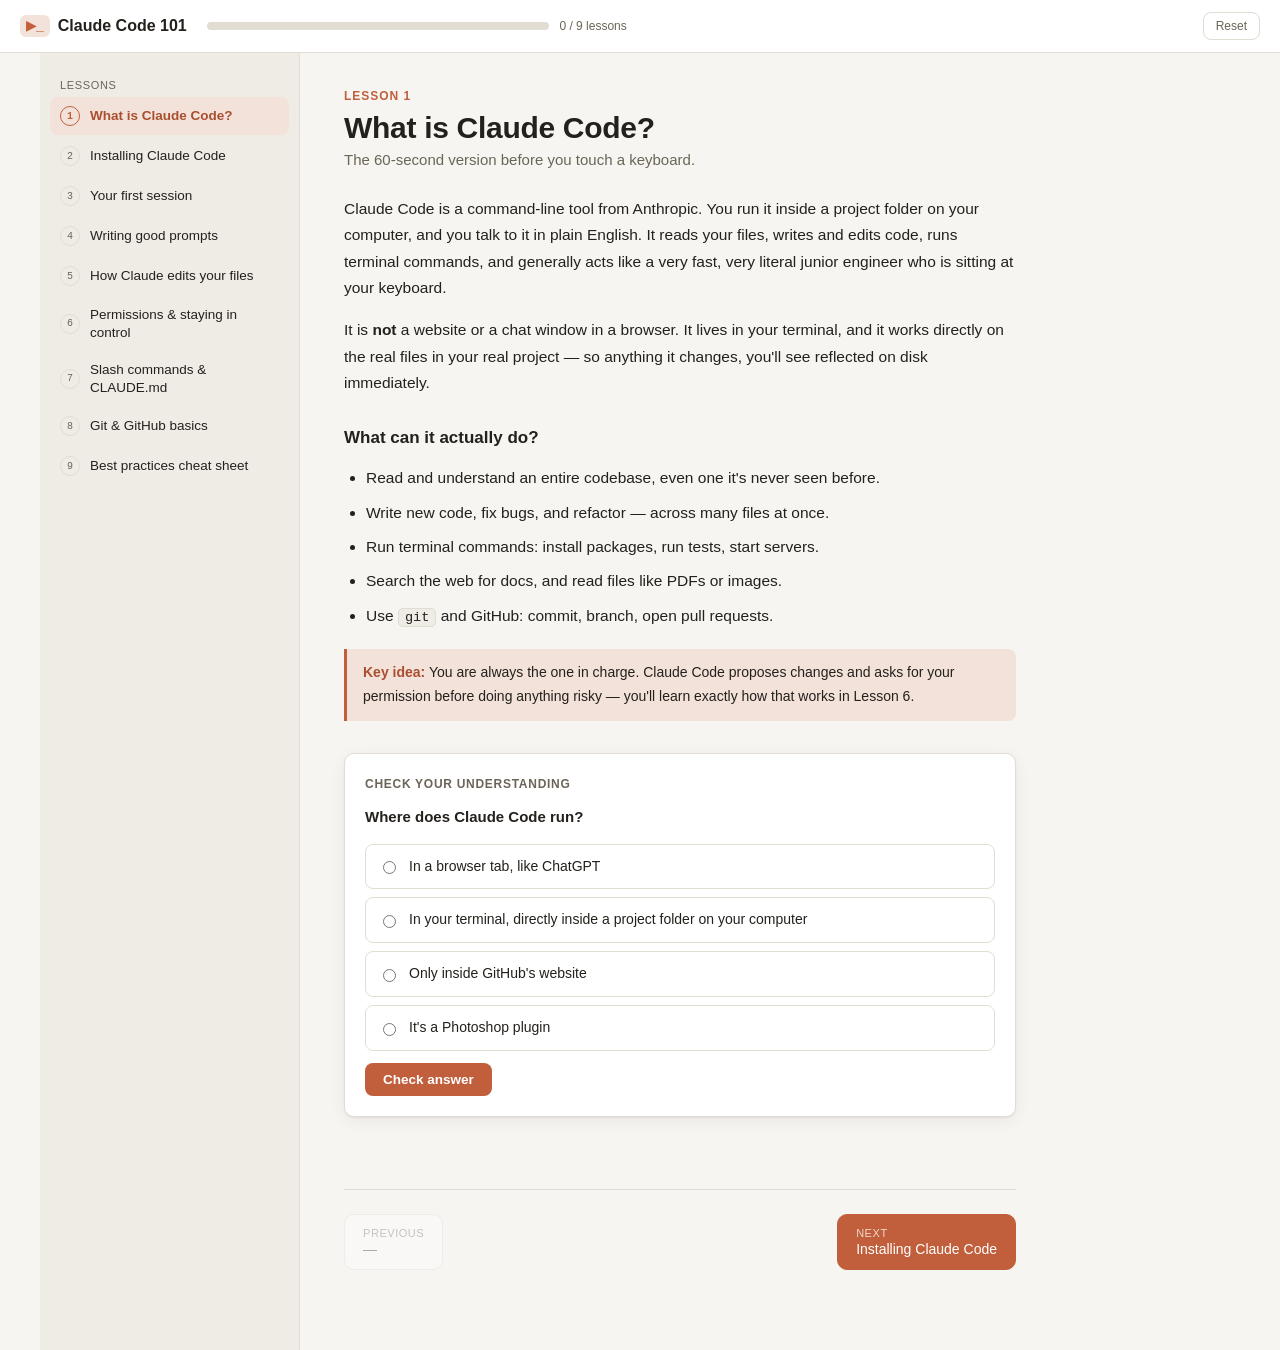
<file: index.html>
<!DOCTYPE html>
<html lang="en">
<head>
<meta charset="UTF-8" />
<meta name="viewport" content="width=device-width, initial-scale=1.0" />
<title>Claude Code 101 — Learn Claude Code</title>
<meta name="description" content="An interactive, hands-on tutorial for learning Claude Code from scratch." />
<link rel="icon" href="data:image/svg+xml,<svg xmlns=%22http://www.w3.org/2000/svg%22 viewBox=%220 0 100 100%22><text y=%22.9em%22 font-size=%2290%22>🤖</text></svg>" />
<link rel="stylesheet" href="css/style.css" />
</head>
<body>
  <div class="app">
    <header class="topbar">
      <div class="brand">
        <span class="brand-icon" aria-hidden="true">▶_</span>
        <span class="brand-text">Claude Code 101</span>
      </div>
      <div class="progress-wrap" title="Your progress">
        <div class="progress-bar"><div class="progress-fill" id="progress-fill"></div></div>
        <span class="progress-label" id="progress-label">0 / 0 lessons</span>
      </div>
      <button class="reset-btn" id="reset-progress" title="Reset progress">Reset</button>
    </header>

    <div class="body">
      <nav class="sidebar" id="sidebar" aria-label="Lessons">
        <!-- lesson list injected by JS -->
      </nav>

      <main class="content" id="content">
        <!-- lesson content injected by JS -->
      </main>
    </div>
  </div>

  <script src="js/lessons.js"></script>
  <script src="js/app.js"></script>
</body>
</html>
</file>
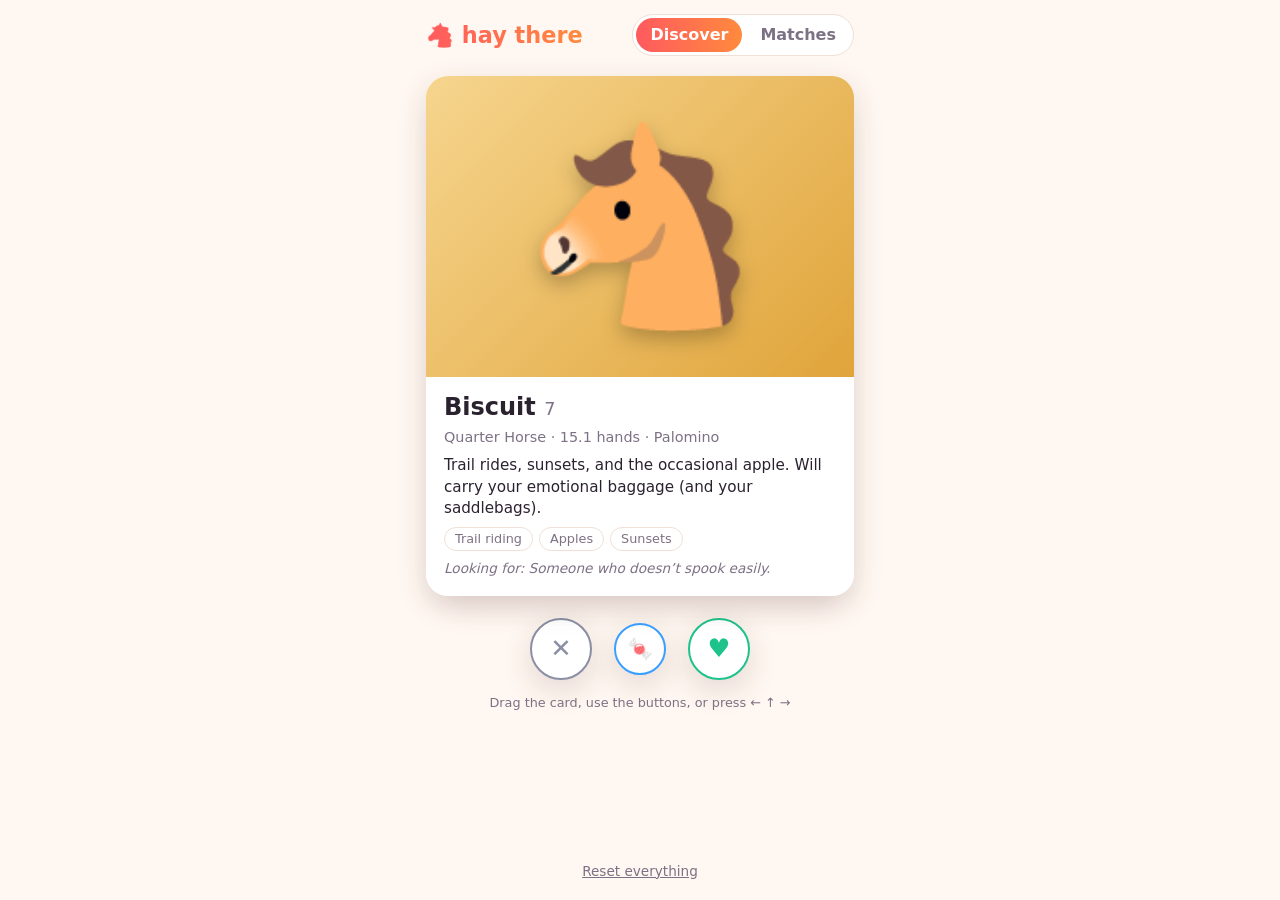
<file: horse-tinder/index.html>
<!DOCTYPE html>
<html lang="en">
<head>
<meta charset="UTF-8" />
<meta name="viewport" content="width=device-width, initial-scale=1.0" />
<title>Hay There — Horse Tinder</title>
<meta name="description" content="Swipe right on horses. Find your stable mate." />
<link rel="icon" href="data:image/svg+xml,<svg xmlns=%22http://www.w3.org/2000/svg%22 viewBox=%220 0 100 100%22><text y=%22.9em%22 font-size=%2290%22>🐴</text></svg>" />
<link rel="stylesheet" href="css/style.css" />
</head>
<body>
  <div class="app">
    <header class="topbar">
      <div class="brand"><span aria-hidden="true">🐴</span> hay there</div>
      <nav class="tabs" role="tablist">
        <button class="tab active" data-view="discover" role="tab">Discover</button>
        <button class="tab" data-view="matches" role="tab">Matches <span class="badge" id="match-count" hidden>0</span></button>
      </nav>
    </header>

    <main>
      <section class="view" id="view-discover">
        <div class="deck" id="deck" aria-live="polite"></div>
        <div class="actions" id="actions">
          <button class="act nope" id="btn-nope" title="Nope (←)" aria-label="Nope">✕</button>
          <button class="act super" id="btn-super" title="Sugar cube (↑)" aria-label="Send a sugar cube">🍬</button>
          <button class="act like" id="btn-like" title="Like (→)" aria-label="Like">♥</button>
        </div>
        <p class="hint">Drag the card, use the buttons, or press ← ↑ →</p>
      </section>

      <section class="view" id="view-matches" hidden>
        <div id="match-list"></div>
        <div id="chat" hidden>
          <div class="chat-head">
            <button class="back" id="chat-back" aria-label="Back to matches">←</button>
            <div class="mini-avatar" id="chat-avatar"></div>
            <strong id="chat-name"></strong>
          </div>
          <div class="chat-log" id="chat-log"></div>
          <form class="chat-form" id="chat-form" autocomplete="off">
            <input id="chat-input" type="text" placeholder="Say something... or just neigh" maxlength="200" />
            <button type="submit">Send</button>
          </form>
        </div>
      </section>
    </main>

    <footer class="foot"><button class="link" id="reset">Reset everything</button></footer>
  </div>

  <div class="modal" id="match-modal" hidden>
    <div class="modal-card">
      <h2>It's a match!</h2>
      <p id="match-text"></p>
      <div class="pair"><div class="mini-avatar big" id="match-avatar"></div></div>
      <button class="primary" id="match-chat">Say neigh 👋</button>
      <button class="link" id="match-keep">Keep swiping</button>
    </div>
  </div>

  <script src="js/horses.js"></script>
  <script src="js/app.js"></script>
</body>
</html>
</file>
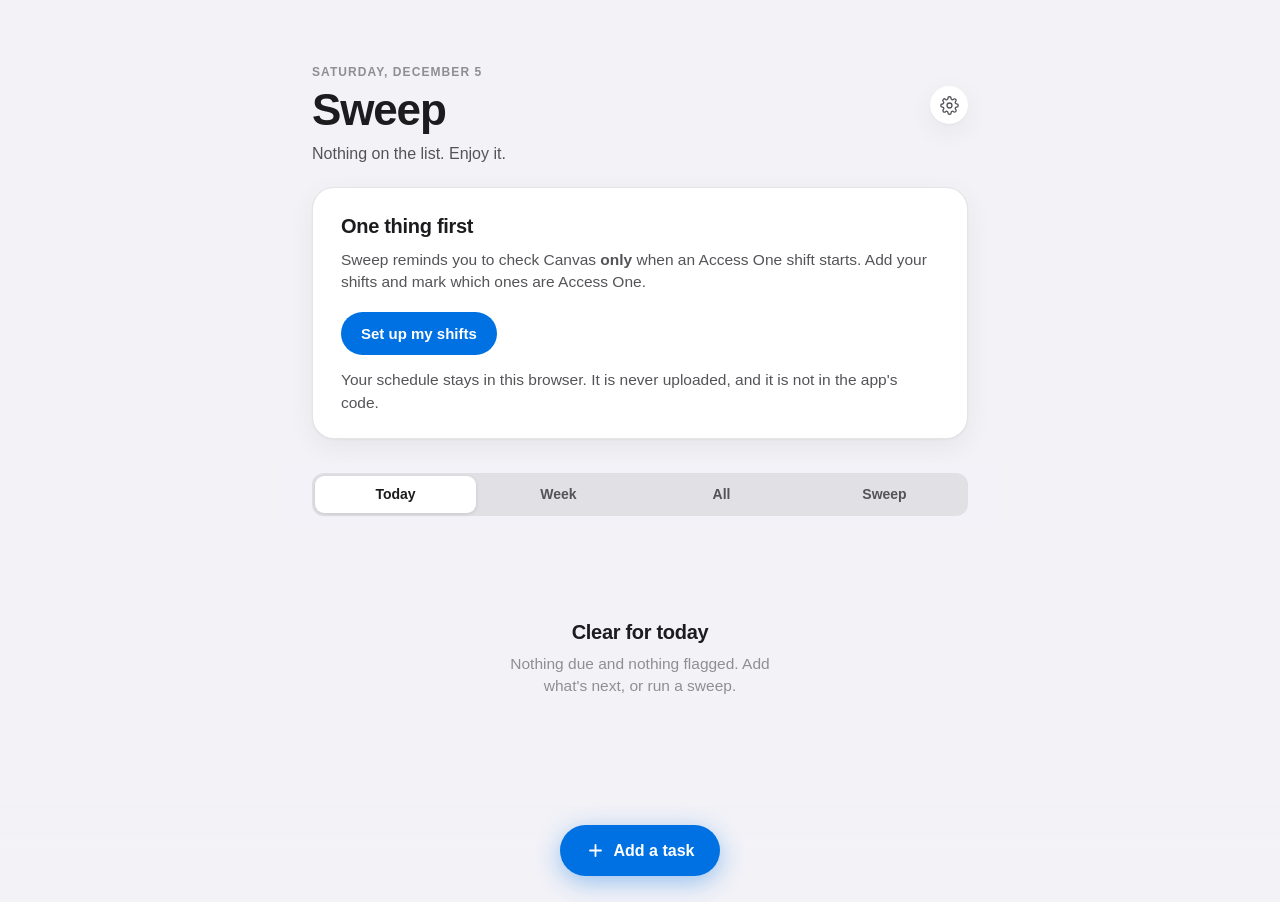
<file: shift-desk/index.html>
<!DOCTYPE html>
<html lang="en">
<head>
<meta charset="utf-8">
<meta name="viewport" content="width=device-width, initial-scale=1, viewport-fit=cover">
<meta name="color-scheme" content="light dark">
<meta name="description" content="Sweep — a quiet place to collect the week's coursework and keep it moving.">
<title>Sweep</title>
<link rel="stylesheet" href="css/style.css">
<link rel="icon" href="data:image/svg+xml,<svg xmlns='http://www.w3.org/2000/svg' viewBox='0 0 100 100'><text y='.9em' font-size='90'>&#129529;</text></svg>">
</head>
<body>

<div class="app" id="app" hidden>

  <header class="masthead">
    <div class="masthead-inner">
      <p class="eyebrow" id="eyebrow">—</p>
      <h1 class="title">Sweep</h1>
      <p class="subtitle" id="subtitle">—</p>
    </div>
    <button class="icon-btn" id="settings-btn" aria-label="Settings" title="Settings">
      <svg viewBox="0 0 24 24" aria-hidden="true" fill="none" stroke="currentColor" stroke-width="1.7" stroke-linecap="round" stroke-linejoin="round"><circle cx="12" cy="12" r="3.1"/><path d="M19.4 15a1.65 1.65 0 0 0 .33 1.82l.06.06a2 2 0 1 1-2.83 2.83l-.06-.06a1.65 1.65 0 0 0-1.82-.33 1.65 1.65 0 0 0-1 1.51V21a2 2 0 1 1-4 0v-.09A1.65 1.65 0 0 0 9 19.4a1.65 1.65 0 0 0-1.82.33l-.06.06a2 2 0 1 1-2.83-2.83l.06-.06a1.65 1.65 0 0 0 .33-1.82 1.65 1.65 0 0 0-1.51-1H3a2 2 0 1 1 0-4h.09A1.65 1.65 0 0 0 4.6 9a1.65 1.65 0 0 0-.33-1.82l-.06-.06a2 2 0 1 1 2.83-2.83l.06.06A1.65 1.65 0 0 0 9 4.6 1.65 1.65 0 0 0 10 3.09V3a2 2 0 1 1 4 0v.09a1.65 1.65 0 0 0 1 1.51 1.65 1.65 0 0 0 1.82-.33l.06-.06a2 2 0 1 1 2.83 2.83l-.06.06A1.65 1.65 0 0 0 19.4 9c.2.5.66.86 1.2.98H21a2 2 0 1 1 0 4h-.09a1.65 1.65 0 0 0-1.51 1Z"/></svg>
    </button>
  </header>

  <!-- Shift banner: the Access One reminder, in-app -->
  <section id="shift-banner" class="banner" hidden></section>

  <!-- First-run: no shifts configured -->
  <section id="setup-card" class="setup" hidden></section>

  <div class="seg-bar">
    <nav class="segmented" role="tablist" aria-label="Views">
      <button role="tab" class="seg" data-view="today">Today</button>
      <button role="tab" class="seg" data-view="week">Week</button>
      <button role="tab" class="seg" data-view="all">All</button>
      <button role="tab" class="seg" data-view="sweep">Sweep</button>
    </nav>
  </div>

  <main id="view" class="view" role="tabpanel"></main>

  <div class="composer-dock">
    <button class="composer-open" id="add-btn">
      <svg viewBox="0 0 20 20" aria-hidden="true"><path d="M10 4.2v11.6M4.2 10h11.6" stroke="currentColor" stroke-width="1.9" stroke-linecap="round" fill="none"/></svg>
      <span>Add a task</span>
    </button>
  </div>

</div>

<!-- Task sheet -->
<div class="scrim" id="scrim" hidden></div>

<div class="sheet" id="task-sheet" role="dialog" aria-modal="true" aria-labelledby="task-sheet-title" hidden>
  <div class="sheet-grabber"></div>
  <div class="sheet-head">
    <button class="sheet-cancel" data-close>Cancel</button>
    <h2 id="task-sheet-title">New Task</h2>
    <button class="sheet-done" id="task-save">Add</button>
  </div>
  <form class="sheet-body" id="task-form" autocomplete="off">
    <input type="hidden" id="task-id">
    <div class="field-group">
      <input class="field-title" id="task-title" placeholder="What needs doing?" required maxlength="180">
      <textarea class="field-notes" id="task-notes" placeholder="Notes" rows="2" maxlength="800"></textarea>
    </div>
    <div class="field-group">
      <label class="row"><span>Course</span><select id="task-course"></select></label>
      <label class="row"><span>Due</span><input type="date" id="task-due"></label>
      <label class="row"><span>Effort</span><select id="task-est">
        <option value="">—</option><option value="15">15 min</option><option value="30">30 min</option>
        <option value="60">1 hour</option><option value="120">2 hours</option><option value="240">4 hours+</option>
      </select></label>
      <label class="row"><span>Flag</span><input type="checkbox" id="task-flag" class="switch"></label>
    </div>
    <button type="button" class="destructive" id="task-delete" hidden>Delete Task</button>
  </form>
</div>

<!-- Settings sheet -->
<div class="sheet sheet-tall" id="settings-sheet" role="dialog" aria-modal="true" aria-labelledby="settings-title" hidden>
  <div class="sheet-grabber"></div>
  <div class="sheet-head">
    <button class="sheet-cancel" data-close>Done</button>
    <h2 id="settings-title">Settings</h2>
    <span class="sheet-done-spacer"></span>
  </div>
  <div class="sheet-body" id="settings-body"></div>
</div>

<noscript><p style="padding:2rem;font:16px/1.5 system-ui">Sweep needs JavaScript enabled.</p></noscript>

<script src="js/config.js"></script>
<script src="js/store.js"></script>
<script src="js/app.js"></script>
</body>
</html>
</file>
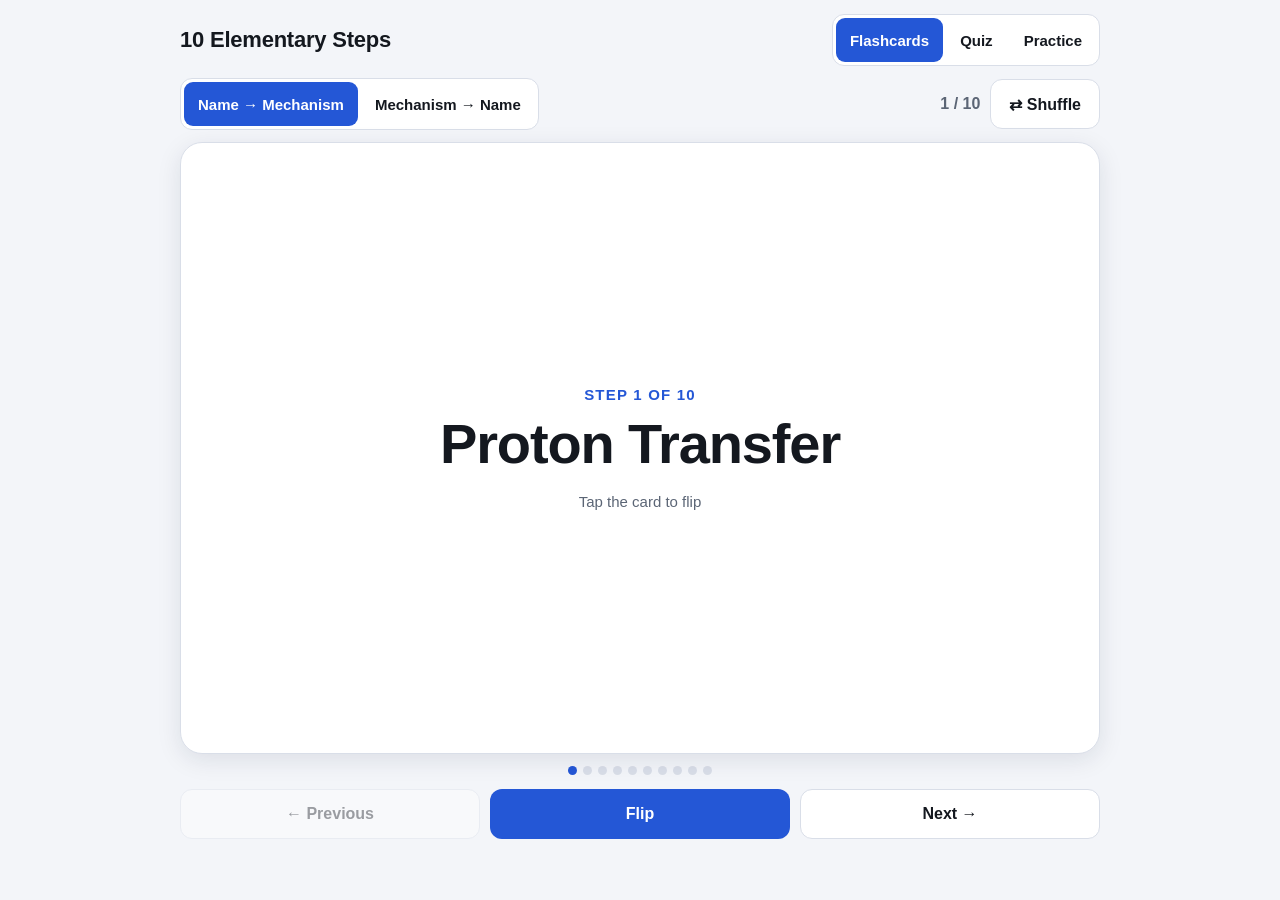
<file: elementary-steps-flashcards.html>
<!DOCTYPE html>
<html lang="en">
<head>
<meta charset="utf-8">
<meta name="viewport" content="width=device-width, initial-scale=1, viewport-fit=cover">
<meta name="apple-mobile-web-app-capable" content="yes">
<meta name="apple-mobile-web-app-title" content="Elementary Steps">
<title>Elementary Steps Flashcards</title>
<style>
:root{
  --bg:#f3f5f9; --panel:#fff; --ink:#14181f; --muted:#5b6575; --line:#d9dee8;
  --accent:#2457d6; --accent-ink:#fff; --good:#1f8a4c; --good-bg:#e1f5e9; --bad:#c0392b; --bad-bg:#fbe5e2;
  --shadow:0 6px 24px rgba(20,30,60,.10);
}
@media (prefers-color-scheme: dark){
  :root{ --bg:#0f131a; --panel:#1b212c; --ink:#eef1f6; --muted:#9aa5b8; --line:#2d3646;
    --accent:#6b93ff; --accent-ink:#0b1020; --good:#5fd08b; --good-bg:#16301f; --bad:#ff8a7a; --bad-bg:#3a1b17;
    --shadow:0 6px 24px rgba(0,0,0,.4);}
}
*{box-sizing:border-box;-webkit-tap-highlight-color:transparent}
html,body{margin:0;background:var(--bg);color:var(--ink);
  font-family:-apple-system,BlinkMacSystemFont,"SF Pro Text","Segoe UI",Roboto,sans-serif;}
body{min-height:100vh;padding:max(14px,env(safe-area-inset-top)) max(16px,env(safe-area-inset-right)) max(16px,env(safe-area-inset-bottom)) max(16px,env(safe-area-inset-left));}
.wrap{max-width:920px;margin:0 auto}
header{display:flex;flex-wrap:wrap;gap:10px;align-items:center;justify-content:space-between;margin-bottom:12px}
h1{font-size:22px;margin:0;letter-spacing:-.01em}
.seg{display:inline-flex;background:var(--panel);border:1px solid var(--line);border-radius:12px;padding:3px;gap:3px}
.seg button{border:0;background:transparent;color:var(--ink);font-weight:600;font-size:15px;font-family:inherit;padding:10px 14px;border-radius:9px;min-height:44px;cursor:pointer}
.seg button.on{background:var(--accent);color:var(--accent-ink)}
.bar{display:flex;flex-wrap:wrap;gap:10px;align-items:center;justify-content:space-between;margin-bottom:12px}
.btn{border:1px solid var(--line);background:var(--panel);color:var(--ink);font-weight:600;font-size:16px;font-family:inherit;border-radius:12px;padding:12px 18px;min-height:50px;cursor:pointer}
.btn:active{transform:scale(.98)}
.btn.primary{background:var(--accent);color:var(--accent-ink);border-color:transparent}
.btn[disabled]{opacity:.4}
.count{font-weight:700;color:var(--muted);font-variant-numeric:tabular-nums}
.dots{display:flex;gap:6px;justify-content:center;margin:12px 0 0}
.dots i{width:9px;height:9px;border-radius:50%;background:var(--line)}
.dots i.cur{background:var(--accent)}

/* flip card */
.scene{perspective:1400px;height:clamp(430px,68vh,640px)}
.card{position:relative;width:100%;height:100%;transform-style:preserve-3d;transition:transform .5s cubic-bezier(.3,.7,.2,1);cursor:pointer}
.card.flipped{transform:rotateY(180deg)}
.face{position:absolute;inset:0;background:var(--panel);border:1px solid var(--line);border-radius:22px;box-shadow:var(--shadow);
  backface-visibility:hidden;-webkit-backface-visibility:hidden;display:flex;flex-direction:column;overflow:hidden}
.face.back{transform:rotateY(180deg)}
.face .scroll{flex:1;overflow-y:auto;-webkit-overflow-scrolling:touch;padding:22px 26px;display:flex;flex-direction:column;align-items:center}
.face .center{margin:auto;text-align:center}
.num{font-size:15px;font-weight:700;color:var(--accent);letter-spacing:.08em;text-transform:uppercase}
.big{font-size:clamp(30px,6vw,56px);font-weight:800;letter-spacing:-.02em;line-height:1.1;margin:10px 0}
.hint{color:var(--muted);font-size:15px;margin-top:18px}
.name-sm{font-size:24px;font-weight:800;margin:2px 0 10px;text-align:center}
.draw{background:#fff;border-radius:14px;border:1px solid #e3e7ee;padding:6px;width:100%;max-width:640px}
.draw svg{width:100%;height:auto;display:block}
.desc{max-width:640px;margin-top:14px;font-size:18px;line-height:1.5;text-align:left;width:100%}
.desc p{margin:0 0 8px}
.desc .key{background:var(--good-bg);border-left:4px solid var(--good);padding:8px 12px;border-radius:8px;margin-top:8px;font-size:16px}
.navrow{display:flex;gap:10px;margin-top:14px}
.navrow .btn{flex:1}

/* quiz */
.qcard{background:var(--panel);border:1px solid var(--line);border-radius:22px;box-shadow:var(--shadow);padding:22px 26px}
.qprompt{font-size:20px;font-weight:700;margin:4px 0 14px;text-align:center}
.qdesc{font-size:20px;line-height:1.5;text-align:center;margin:10px auto 18px;max-width:680px}
.opts{display:grid;grid-template-columns:1fr 1fr;gap:12px;margin-top:16px}
@media (max-width:640px){.opts{grid-template-columns:1fr}}
.opt{border:2px solid var(--line);background:var(--panel);color:var(--ink);font-weight:700;font-size:18px;font-family:inherit;border-radius:14px;padding:16px;min-height:64px;text-align:left;cursor:pointer}
.opt.good{border-color:var(--good);background:var(--good-bg)}
.opt.bad{border-color:var(--bad);background:var(--bad-bg)}
.opt[disabled]{cursor:default}
.explain{margin-top:16px;padding:12px 14px;border-radius:12px;background:var(--bg);font-size:17px;line-height:1.5}
.score{font-size:64px;font-weight:800;text-align:center;margin:10px 0}
.missed{margin:10px auto;max-width:520px;padding-left:20px;font-size:18px;line-height:1.7}
.center-col{display:flex;flex-direction:column;align-items:center;gap:12px}
.hidden{display:none!important}

/* practice reactions */
.opt[disabled],.slot[disabled]{opacity:1;color:var(--ink);-webkit-text-fill-color:currentColor}
.rt{font-size:22px;font-weight:800;text-align:center;margin:4px 0;text-wrap:balance}
.rsub{color:var(--muted);text-align:center;font-size:16px;margin:2px 0 8px}
.eq{font-size:clamp(18px,3.2vw,26px);text-align:center;background:var(--bg);border:1px solid var(--line);border-radius:12px;padding:16px 14px;margin:10px 0;overflow-x:auto;line-height:1.5}
.slots{display:flex;flex-direction:column;gap:8px;margin:14px 0}
.slot{display:flex;gap:12px;align-items:center;border:2px dashed var(--line);background:transparent;color:var(--muted);font-weight:600;font-size:17px;font-family:inherit;min-height:56px;border-radius:12px;padding:10px 14px;text-align:left;cursor:pointer;width:100%}
.slot.filled{border-style:solid;border-color:var(--accent);color:var(--ink);font-weight:700;background:var(--panel)}
.slot.good{border-color:var(--good);background:var(--good-bg);color:var(--ink)}
.slot.bad{border-color:var(--bad);background:var(--bad-bg);color:var(--ink)}
.sn{flex:none;width:28px;height:28px;border-radius:50%;background:var(--line);color:var(--ink);display:inline-flex;align-items:center;justify-content:center;font-size:15px;font-weight:800}
.bank{display:flex;flex-wrap:wrap;gap:10px;margin:8px 0 14px}
.chip{border:2px solid var(--line);background:var(--panel);color:var(--ink);font-weight:700;font-size:17px;font-family:inherit;border-radius:999px;padding:12px 18px;min-height:50px;cursor:pointer}
.chip[disabled]{opacity:.3;cursor:default}
.answer-row{display:flex;gap:10px;flex-wrap:wrap}
.answer-row .btn{flex:1;min-width:140px}
.review{margin-top:16px;display:flex;flex-direction:column;gap:10px}
.review .st{background:var(--bg);border-radius:12px;padding:12px 14px;font-size:16px;line-height:1.45}
.review .st b{display:block;font-size:17px}
.review .st .eq{margin:8px 0;font-size:clamp(16px,2.6vw,21px);padding:10px}
</style>
</head>
<body>
<!-- shared arrowhead markers (kept visible so Safari renders them in every card) -->
<svg width="0" height="0" style="position:absolute" aria-hidden="true">
  <defs>
    <marker id="ahR" viewBox="0 0 10 10" refX="9" refY="5" markerWidth="11" markerHeight="11" markerUnits="userSpaceOnUse" orient="auto-start-reverse"><path d="M0,1 L10,5 L0,9 z" fill="#d62828"/></marker>
    <marker id="ahK" viewBox="0 0 10 10" refX="9" refY="5" markerWidth="12" markerHeight="12" markerUnits="userSpaceOnUse" orient="auto-start-reverse"><path d="M0,1 L10,5 L0,9 z" fill="#111"/></marker>
    <marker id="ahG" viewBox="0 0 10 10" refX="9" refY="5" markerWidth="9" markerHeight="9" markerUnits="userSpaceOnUse" orient="auto-start-reverse"><path d="M0,1 L10,5 L0,9 z" fill="#6b705c"/></marker>
  </defs>
</svg>

<div class="wrap">
  <header>
    <h1>10 Elementary Steps</h1>
    <div class="seg" id="modeSeg">
      <button data-mode="study" class="on">Flashcards</button>
      <button data-mode="quiz">Quiz</button>
      <button data-mode="practice">Practice</button>
    </div>
  </header>

  <!-- STUDY -->
  <section id="study">
    <div class="bar">
      <div class="seg" id="dirSeg">
        <button data-dir="name" class="on">Name → Mechanism</button>
        <button data-dir="mech">Mechanism → Name</button>
      </div>
      <div style="display:flex;gap:10px;align-items:center">
        <span class="count" id="count">1 / 10</span>
        <button class="btn" id="shuffleBtn">⇄ Shuffle</button>
      </div>
    </div>
    <div class="scene"><div class="card" id="card">
      <div class="face front" id="front"></div>
      <div class="face back" id="back"></div>
    </div></div>
    <div class="dots" id="dots"></div>
    <div class="navrow">
      <button class="btn" id="prev">← Previous</button>
      <button class="btn primary" id="flip">Flip</button>
      <button class="btn" id="next">Next →</button>
    </div>
  </section>

  <!-- QUIZ -->
  <section id="quiz" class="hidden">
    <div class="bar">
      <span class="count" id="qcount"></span>
      <span class="count" id="qscore"></span>
    </div>
    <div class="qcard" id="qbody"></div>
  </section>

  <!-- PRACTICE REACTIONS -->
  <section id="practice" class="hidden">
    <div class="bar">
      <div class="seg" id="pracSeg">
        <button data-p="order" class="on">Order the steps</button>
        <button data-p="name">Name the step</button>
      </div>
      <div style="display:flex;gap:14px;flex-wrap:wrap"><span class="count" id="pcount"></span><span class="count" id="pscore"></span></div>
    </div>
    <div class="qcard" id="pbody"></div>
  </section>
</div>

<script>
/* ---------- SVG drawing helpers ---------- */
const INK='#111', RED='#d62828', GRAY='#6b705c', BLUE='#0a6ebd', TEAL='#0a9396';
const T=(x,y,s,o={})=>`<text x="${x}" y="${y}" font-size="${o.s||15}" text-anchor="${o.a||'middle'}" fill="${o.c||INK}" font-weight="${o.w||400}"${o.i?' font-style="italic"':''}>${s}</text>`;
const A=(x,cy,s,c)=>`<text x="${x}" y="${cy+8}" font-size="23" text-anchor="middle" fill="${c||INK}" font-weight="500">${s}</text>`;
const B=(x1,y1,x2,y2)=>`<line x1="${x1}" y1="${y1}" x2="${x2}" y2="${y2}" stroke="${INK}" stroke-width="2.2" stroke-linecap="round"/>`;
const DBh=(x1,x2,y)=>B(x1,y-3.5,x2,y-3.5)+B(x1,y+3.5,x2,y+3.5);
const DBv=(x,y1,y2)=>B(x-3.5,y1,x-3.5,y2)+B(x+3.5,y1,x+3.5,y2);
const AR=d=>`<path d="${d}" fill="none" stroke="${RED}" stroke-width="2.4" stroke-linecap="round" marker-end="url(#ahR)"/>`;
const RX=(x1,x2,y)=>`<line x1="${x1}" y1="${y}" x2="${x2}" y2="${y}" stroke="${INK}" stroke-width="2.2" marker-end="url(#ahK)"/>`;
const LP=(x,y)=>`<circle cx="${x-4}" cy="${y}" r="2.3" fill="${INK}"/><circle cx="${x+4}" cy="${y}" r="2.3" fill="${INK}"/>`;
const CH=(x,y,sign)=>`<circle cx="${x}" cy="${y}" r="7.5" fill="#fff" stroke="${INK}" stroke-width="1.3"/><path d="M${x-3.6} ${y}H${x+3.6}${sign==='+'?`M${x} ${y-3.6}V${y+3.6}`:''}" stroke="${INK}" stroke-width="1.4" fill="none"/>`;
const PLUS=(x,y)=>T(x,y+8,'+',{s:24});
const NOTE=(tx,ty,fx,label,anchor)=>T(tx,ty,label,{s:14,c:GRAY,i:1,a:anchor||'middle'})+
  `<line x1="${fx[0]}" y1="${fx[1]}" x2="${fx[2]}" y2="${fx[3]}" stroke="${GRAY}" stroke-width="1.6" stroke-dasharray="3 3" marker-end="url(#ahG)"/>`;
const LBL=(x,y,s)=>T(x,y,s,{s:15,w:700});
const svg=(w,h,body)=>`<svg viewBox="0 0 ${w} ${h}" xmlns="http://www.w3.org/2000/svg" role="img">${body}</svg>`;

/* ---------- Diagrams ---------- */
const D={};

D.proton=()=>svg(600,175,
  A(55,95,'B')+LP(55,72)+CH(73,80,'-')+PLUS(108,95)+A(150,95,'H')+B(162,95,184,95)+A(196,95,'A')+
  AR('M 58 64 Q 105 14 148 78')+AR('M 173 91 Q 178 52 197 76')+
  RX(245,325,95)+
  A(385,95,'B')+B(397,95,419,95)+A(431,95,'H')+PLUS(478,95)+A(520,95,'A')+LP(520,72)+CH(538,80,'-')+
  LBL(55,145,'Base')+LBL(173,145,'Acid'));

D.sn2=()=>svg(600,180,
  A(50,95,'Nu')+LP(50,72)+CH(72,80,'-')+PLUS(105,95)+A(145,95,'R')+B(157,95,179,95)+A(191,95,'L')+
  AR('M 54 64 Q 100 14 143 78')+AR('M 168 91 Q 176 52 191 76')+
  NOTE(215,24,[225,32,200,70],'Leaving group','start')+
  RX(250,330,95)+
  A(385,95,'Nu')+B(401,95,425,95)+A(437,95,'R')+PLUS(480,95)+A(520,95,'L')+LP(520,72)+CH(538,80,'-')+
  LBL(50,145,'Nucleophile')+LBL(168,145,'Substrate')+T(168,163,'(Electrophile)',{s:14,w:700}));

D.coord=()=>svg(600,180,
  A(55,95,'B')+LP(55,72)+CH(73,80,'-')+PLUS(108,95)+
  A(165,95,'A')+CH(183,80,'+')+B(165,83,165,55)+B(156,103,136,120)+B(174,103,194,120)+
  AR('M 58 64 Q 105 18 158 80')+RX(255,335,95)+
  A(385,95,'B')+B(397,95,420,95)+A(432,95,'A')+B(432,83,432,55)+B(423,103,403,120)+B(441,103,461,120)+
  LBL(55,148,'Lewis base')+T(55,165,'(Nucleophile)',{s:14,w:700})+
  LBL(170,148,'Lewis acid')+T(170,165,'(Electrophile)',{s:14,w:700})+
  LBL(432,148,'Lewis adduct'));

D.heter=()=>svg(600,175,
  A(120,95,'R')+B(132,95,154,95)+A(166,95,'L')+
  AR('M 143 91 Q 148 54 166 76')+NOTE(250,30,[245,38,176,72],'Leaving group','start')+
  RX(235,315,95)+
  A(380,95,'R')+CH(397,80,'+')+PLUS(440,95)+A(480,95,'L')+LP(480,72)+CH(498,80,'-')+
  LBL(143,145,'Substrate'));

D.nucadd=()=>svg(600,180,
  A(55,100,'Nu')+LP(55,77)+CH(77,85,'-')+PLUS(112,100)+
  A(200,100,'C')+DBv(200,88,62)+A(200,48,'Z')+B(190,108,170,125)+B(210,108,230,125)+T(226,86,'δ+',{s:14,c:TEAL,w:700})+
  AR('M 58 70 Q 110 24 190 92')+AR('M 207 80 Q 226 64 212 50')+
  NOTE(285,24,[280,32,208,66],'Polar π bond','start')+
  RX(285,355,100)+
  A(470,48,'Z')+LP(470,25)+CH(488,33,'-')+B(470,61,470,88)+A(470,100,'C')+A(405,100,'Nu')+B(421,100,458,100)+B(481,108,501,125)+B(479,93,499,78)+
  LBL(55,152,'Nucleophile')+LBL(200,152,'Electrophile'));

D.nucelim=()=>svg(600,180,
  A(190,48,'Z')+LP(190,25)+CH(208,33,'-')+B(190,61,190,88)+A(190,100,'C')+B(180,108,160,125)+B(198,92,218,78)+B(200,108,222,122)+A(236,132,'L')+
  AR('M 185 22 Q 148 58 187 78')+AR('M 210 112 Q 240 102 238 122')+
  NOTE(310,160,[305,154,248,138],'Leaving group','start')+
  RX(285,355,100)+
  A(440,48,'Z')+DBv(440,62,88)+A(440,100,'C')+B(430,108,410,125)+B(450,108,470,125)+PLUS(505,100)+A(548,100,'L')+LP(548,77)+CH(566,85,'-')+
  NOTE(500,24,[490,32,448,64],'Polar π bond','start'));

D.e2=()=>svg(600,275,
  A(45,75,'B')+LP(45,52)+CH(63,60,'-')+PLUS(92,75)+
  A(125,75,'H')+B(138,75,158,75)+A(170,75,'C')+B(182,75,208,75)+A(220,75,'C')+B(232,75,254,75)+A(266,75,'L')+
  B(170,63,170,38)+B(170,87,170,112)+B(220,63,220,38)+B(220,87,220,112)+
  T(170,130,'β',{s:15,c:BLUE,w:700})+T(220,130,'α',{s:15,c:BLUE,w:700})+
  AR('M 48 46 Q 90 4 124 62')+AR('M 147 68 Q 168 30 192 68')+AR('M 243 68 Q 258 38 266 60')+
  NOTE(335,24,[330,30,274,58],'Leaving group','start')+
  `<path d="M 315 75 H 350 V 178" fill="none" stroke="${INK}" stroke-width="2.2" marker-end="url(#ahK)"/>`+
  LBL(45,152,'Base')+LBL(195,152,'Substrate')+
  A(45,225,'B')+B(57,225,80,225)+A(92,225,'H')+PLUS(137,225)+
  A(185,225,'C')+DBh(197,223,225)+A(235,225,'C')+B(185,213,185,188)+B(185,237,185,262)+B(235,213,235,188)+B(235,237,235,262)+
  PLUS(290,225)+A(330,225,'L')+LP(330,202)+CH(348,210,'-')+
  NOTE(210,172,[210,178,210,218],'New π bond'));

D.eladd=()=>svg(600,180,
  A(100,95,'C')+DBh(112,138,95)+A(150,95,'C')+B(92,86,74,68)+B(92,104,74,122)+B(158,86,176,68)+B(158,104,176,122)+
  PLUS(210,95)+A(255,95,'E')+CH(272,80,'+')+
  AR('M 125 88 Q 190 8 250 78')+NOTE(40,26,[85,34,118,84],'Nonpolar π bond','start')+
  RX(315,385,95)+
  A(430,95,'C')+CH(446,80,'+')+B(422,86,404,68)+B(422,104,404,122)+B(442,95,468,95)+A(480,95,'C')+B(480,83,480,60)+B(480,107,480,130)+B(492,95,514,95)+A(526,95,'E')+
  LBL(125,152,'Nucleophile')+LBL(255,152,'Electrophile'));

D.elelim=()=>svg(600,175,
  A(120,95,'C')+CH(136,80,'+')+B(112,86,94,68)+B(112,104,94,122)+B(132,95,158,95)+A(170,95,'C')+B(170,83,170,60)+B(170,107,170,130)+B(182,95,204,95)+A(216,95,'E')+
  AR('M 193 90 Q 164 40 143 84')+
  RX(265,335,95)+
  A(385,95,'C')+B(377,86,359,68)+B(377,104,359,122)+DBh(397,423,95)+A(435,95,'C')+B(443,86,461,68)+B(443,104,461,122)+
  PLUS(495,95)+A(535,95,'E')+CH(552,80,'+')+
  NOTE(410,28,[410,36,410,84],'Nonpolar π bond'));

const rearr=(cy,X,label)=>
  `<rect x="14" y="${cy-20}" width="142" height="40" rx="6" fill="#cdeaf6"/>`+T(85,cy+5,label,{s:15})+
  A(235,cy,'C')+CH(251,cy-15,'+')+B(227,cy-9,211,cy-25)+B(227,cy+9,211,cy+25)+B(247,cy,271,cy)+
  A(283,cy,'C')+B(283,cy-12,283,cy-27)+A(283,cy-40,X,BLUE)+B(283,cy+12,283,cy+34)+B(293,cy+7,311,cy+23)+
  AR(`M 281 ${cy-31} Q 262 ${cy-56} 240 ${cy-10}`)+
  RX(345,405,cy)+
  A(455,cy,'C')+B(447,cy-9,431,cy-25)+B(447,cy+9,431,cy+25)+B(455,cy-12,455,cy-27)+A(455,cy-40,X,BLUE)+B(467,cy,493,cy)+
  A(505,cy,'C')+CH(521,cy-15,'+')+B(505,cy+12,505,cy+34)+B(515,cy+7,533,cy+23);
D.rearr=()=>svg(600,255,rearr(80,'H','1,2-Hydride shift')+rearr(190,'R','1,2-Alkyl shift'));

/* ---------- Card data ---------- */
const STEPS=[
 {n:1,name:'Proton Transfer',d:'proton',
  desc:'A <b>base</b> uses a lone pair to pull an H⁺ off an <b>acid</b>. The H–A bond breaks and its electrons stay on A, giving the conjugate base :A⁻. A new B–H bond forms.',
  key:'Bond formed: B–H · Bond broken: H–A. Same arrows as every acid–base reaction.'},
 {n:2,name:'Bimolecular Nucleophilic Substitution (SN2)',short:'SN2',d:'sn2',
  desc:'A <b>nucleophile</b> attacks an electrophilic carbon with its lone pair while the <b>leaving group</b> leaves, all in <b>one concerted step</b> (backside attack, so the stereocenter inverts). Rate depends on both Nu and the substrate (bimolecular).',
  key:'Nu–R bond forms as R–L breaks, at the same time. Needs a good leaving group; best on methyl and primary carbons.'},
 {n:3,name:'Coordination',d:'coord',
  desc:'A <b>Lewis base</b> (nucleophile) donates a lone pair to an electron-poor <b>Lewis acid</b> (electrophile with an empty orbital), forming a new bond. The product is a <b>Lewis adduct</b>.',
  key:'Only bond formation, no bond breaks. Example: a nucleophile attacking a carbocation. It is the reverse of heterolysis.'},
 {n:4,name:'Heterolysis',d:'heter',
  desc:'A bond to a <b>leaving group</b> breaks unevenly: both bonding electrons go onto the leaving group. This makes a <b>carbocation</b> R⁺ and the anion :L⁻.',
  key:'Only bond breaking. The reverse of coordination. This is the slow first step of SN1 and E1.'},
 {n:5,name:'Nucleophilic Addition',d:'nucadd',
  desc:'A <b>nucleophile</b> attacks the electrophilic atom (δ+) of a <b>polar π bond</b> such as C=O. The π electrons move onto the more electronegative atom Z, which becomes an anion.',
  key:'The π bond is lost (becomes σ). Nu–C forms, and the carbon changes from trigonal planar to tetrahedral.'},
 {n:6,name:'Nucleophile Elimination',d:'nucelim',
  desc:'A lone pair on Z pushes back down to re-form the <b>polar π bond</b> (C=Z) while a <b>leaving group</b> departs from the carbon. The carbon goes from tetrahedral back to trigonal planar.',
  key:'The reverse of nucleophilic addition. Pairs with it in carbonyl substitution (add, then eliminate).'},
 {n:7,name:'Bimolecular Elimination (E2)',short:'E2',d:'e2',
  desc:'A <b>base</b> removes a β-hydrogen while the <b>leaving group</b> leaves the α-carbon, all in <b>one concerted step</b>. A new C=C π bond forms between the α and β carbons.',
  key:'Three arrows: base→H, C–H bond→new π bond, C–L bond→L. The H and L are anti-periplanar. Rate depends on base and substrate.'},
 {n:8,name:'Electrophilic Addition',d:'eladd',
  desc:'A nucleophilic <b>nonpolar π bond</b> (C=C) attacks an <b>electrophile</b> (E⁺). A new C–E σ bond forms and the other carbon is left as a <b>carbocation</b>.',
  key:'The π bond acts as the nucleophile. Example: HBr adding to an alkene (H⁺ is the electrophile).'},
 {n:9,name:'Electrophile Elimination',d:'elelim',
  desc:'The electrons in a C–E bond move to form a <b>nonpolar π bond</b> with the adjacent <b>carbocation</b>, and E leaves as E⁺ (often a proton).',
  key:'The reverse of electrophilic addition. This is the second step of E1: lose H⁺ next to a carbocation to make an alkene.'},
 {n:10,name:'Carbocation Rearrangements',d:'rearr',
  desc:'A neighboring <b>H (1,2-hydride shift)</b> or <b>alkyl group (1,2-alkyl shift)</b> moves with its bonding pair of electrons to the adjacent carbocation. The positive charge moves to the neighboring carbon.',
  key:'Usually happens when it gives a more stable carbocation (e.g. secondary → tertiary).'}
];
STEPS.forEach(s=>s.svg=D[s.d]());

/* ---------- State ---------- */
const $=id=>document.getElementById(id);
let order=STEPS.map((_,i)=>i), idx=0, dir='name', flipped=false;

/* ---------- Flashcards ---------- */
function frontHTML(s){
  return dir==='name'
   ? `<div class="scroll"><div class="center"><div class="num">Step ${s.n} of 10</div><div class="big">${s.name}</div><div class="hint">Tap the card to flip</div></div></div>`
   : `<div class="scroll"><div class="num">Which elementary step is this?</div><div class="center" style="width:100%;display:flex;flex-direction:column;align-items:center"><div class="draw">${s.svg}</div><div class="hint">Tap the card to flip</div></div></div>`;
}
function backHTML(s){
  return dir==='name'
   ? `<div class="scroll"><div class="num">${s.short?s.short+' · ':''}Step ${s.n}</div><div class="draw" style="margin-top:8px">${s.svg}</div><div class="desc"><p>${s.desc}</p><div class="key">${s.key}</div></div></div>`
   : `<div class="scroll"><div class="num">Step ${s.n}</div><div class="name-sm">${s.name}</div><div class="desc"><p>${s.desc}</p><div class="key">${s.key}</div></div></div>`;
}
function render(animateBack){
  const s=STEPS[order[idx]];
  const paint=()=>{
    $('front').innerHTML=frontHTML(s); $('back').innerHTML=backHTML(s);
    $('count').textContent=`${idx+1} / ${STEPS.length}`;
    $('dots').innerHTML=order.map((_,i)=>`<i class="${i===idx?'cur':''}"></i>`).join('');
    $('prev').disabled=idx===0; $('next').disabled=idx===STEPS.length-1;
  };
  if(animateBack&&flipped){ setFlip(false); setTimeout(paint,260); } else paint();
}
function setFlip(v){flipped=v;$('card').classList.toggle('flipped',v);$('flip').textContent=v?'Flip back':'Flip';}
function go(d){const n=idx+d; if(n<0||n>=STEPS.length)return; idx=n; render(true);}
$('card').addEventListener('click',()=>setFlip(!flipped));
$('flip').addEventListener('click',()=>setFlip(!flipped));
$('prev').addEventListener('click',()=>go(-1));
$('next').addEventListener('click',()=>go(1));
$('shuffleBtn').addEventListener('click',()=>{
  const sh=[...order]; for(let i=sh.length-1;i>0;i--){const j=Math.floor(Math.random()*(i+1));[sh[i],sh[j]]=[sh[j],sh[i]];}
  order=sh; idx=0; render(true);
});
$('dirSeg').addEventListener('click',e=>{
  const b=e.target.closest('button'); if(!b)return; dir=b.dataset.dir;
  [...$('dirSeg').children].forEach(x=>x.classList.toggle('on',x===b));
  setFlip(false); render(false);
});
document.addEventListener('keydown',e=>{
  if($('study').classList.contains('hidden'))return;
  if(e.key==='ArrowRight')go(1); else if(e.key==='ArrowLeft')go(-1); else if(e.key===' '){e.preventDefault();setFlip(!flipped);}
});
/* swipe */
let tx=null,ty=null;
$('card').addEventListener('touchstart',e=>{tx=e.touches[0].clientX;ty=e.touches[0].clientY;},{passive:true});
$('card').addEventListener('touchend',e=>{
  if(tx===null)return; const dx=e.changedTouches[0].clientX-tx, dy=e.changedTouches[0].clientY-ty; tx=null;
  if(Math.abs(dx)>70&&Math.abs(dx)>Math.abs(dy)*1.5){ e.preventDefault(); go(dx<0?1:-1); }
});

/* ---------- Practice reaction data ---------- */
/* s = elementary step number (1-10) as listed in the flashcards */
const REACTIONS=[
 {title:'Methyl bromide + ammonia',cond:'CH₃Br + 2 NH₃ → CH₃NH₂ + NH₄⁺ Br⁻',steps:[
  {s:2,eq:'NH₃ + CH₃–Br → CH₃–NH₃⁺ + Br⁻',why:'The lone pair on N attacks the methyl carbon while Br⁻ leaves, all in one step.'},
  {s:1,eq:'CH₃–NH₃⁺ + NH₃ → CH₃–NH₂ + NH₄⁺',why:'A second NH₃ acts as a base and removes H⁺ from the ammonium ion.'}]},
 {title:'Ethanol + HBr',cond:'CH₃CH₂OH + HBr → CH₃CH₂Br + H₂O',steps:[
  {s:1,eq:'CH₃CH₂–OH + H–Br → CH₃CH₂–OH₂⁺ + Br⁻',why:'OH⁻ is a poor leaving group. Protonating it makes H₂O, a good one.'},
  {s:2,eq:'Br⁻ + CH₃CH₂–OH₂⁺ → CH₃CH₂–Br + H₂O',why:'Primary carbon, so Br⁻ attacks from the back as water leaves, in one step.'}]},
 {title:'Williamson ether synthesis',cond:'CH₃CH₂OH, NaH; then CH₃I → CH₃CH₂OCH₃',steps:[
  {s:1,eq:'CH₃CH₂–OH + H⁻ → CH₃CH₂–O⁻ + H₂',why:'Hydride is a strong base. It takes H⁺ from the alcohol to make the alkoxide nucleophile.'},
  {s:2,eq:'CH₃CH₂–O⁻ + CH₃–I → CH₃CH₂–O–CH₃ + I⁻',why:'The alkoxide attacks the methyl carbon while iodide leaves, in one step.'}]},
 {title:'tert-Butyl bromide in water',cond:'(CH₃)₃CBr + H₂O → (CH₃)₃COH + HBr',steps:[
  {s:4,eq:'(CH₃)₃C–Br → (CH₃)₃C⁺ + Br⁻',why:'The tertiary C–Br bond breaks unevenly and makes a stable tertiary carbocation. This is the slow step.'},
  {s:3,eq:'(CH₃)₃C⁺ + H₂O → (CH₃)₃C–OH₂⁺',why:'A lone pair on water bonds to the carbocation.'},
  {s:1,eq:'(CH₃)₃C–OH₂⁺ + H₂O → (CH₃)₃C–OH + H₃O⁺',why:'A second water molecule removes H⁺ from the oxonium ion.'}]},
 {title:'tert-Butyl alcohol + HCl',cond:'(CH₃)₃COH + HCl → (CH₃)₃CCl + H₂O',steps:[
  {s:1,eq:'(CH₃)₃C–OH + H–Cl → (CH₃)₃C–OH₂⁺ + Cl⁻',why:'Protonation turns the poor leaving group OH into H₂O.'},
  {s:4,eq:'(CH₃)₃C–OH₂⁺ → (CH₃)₃C⁺ + H₂O',why:'Water leaves with both bonding electrons, making the tertiary carbocation.'},
  {s:3,eq:'(CH₃)₃C⁺ + Cl⁻ → (CH₃)₃C–Cl',why:'Chloride donates a lone pair to the carbocation (Lewis base + Lewis acid).'}]},
 {title:'3-Methyl-2-butanol + HBr',cond:'(CH₃)₂CHCH(OH)CH₃ + HBr → (CH₃)₂C(Br)CH₂CH₃',steps:[
  {s:1,eq:'(CH₃)₂CH–CH(OH)–CH₃ + H–Br → (CH₃)₂CH–CH(OH₂⁺)–CH₃ + Br⁻',why:'Protonate the OH so it can leave as water.'},
  {s:4,eq:'(CH₃)₂CH–CH(OH₂⁺)–CH₃ → (CH₃)₂CH–CH⁺–CH₃ + H₂O',why:'Water leaves and a secondary carbocation forms.'},
  {s:10,eq:'(CH₃)₂CH–CH⁺–CH₃ → (CH₃)₂C⁺–CH₂–CH₃',why:'A 1,2-hydride shift moves the cation from secondary to the more stable tertiary carbon.'},
  {s:3,eq:'(CH₃)₂C⁺–CH₂CH₃ + Br⁻ → (CH₃)₂C(Br)–CH₂CH₃',why:'Bromide bonds to the tertiary carbocation. The Br ends up on the rearranged carbon.'}]},
 {title:'2-Bromobutane + sodium ethoxide',cond:'CH₃CH(Br)CH₂CH₃ + CH₃CH₂O⁻, heat → 2-butene (major)',steps:[
  {s:7,eq:'CH₃CH₂O⁻ + CH₃CH(Br)CH₂CH₃ → CH₃CH₂OH + CH₃CH=CHCH₃ + Br⁻',why:'A strong base removes a β-hydrogen as Br⁻ leaves, forming the C=C in one concerted step.'}]},
 {title:'Ethanol + H₂SO₄ (170 °C)',cond:'CH₃CH₂OH → CH₂=CH₂ + H₂O',steps:[
  {s:1,eq:'CH₃CH₂–OH + H₂SO₄ → CH₃CH₂–OH₂⁺ + HSO₄⁻',why:'Protonate the OH to make a good leaving group.'},
  {s:7,eq:'HSO₄⁻ + CH₃CH₂–OH₂⁺ → H₂SO₄ + CH₂=CH₂ + H₂O',why:'A primary substrate cannot form a stable carbocation. The base removes a β-H as water leaves, in one concerted step.'}]},
 {title:'Cyclohexanol + H₃PO₄, heat',cond:'C₆H₁₁OH → C₆H₁₀ + H₂O',steps:[
  {s:1,eq:'C₆H₁₁–OH + H₃PO₄ → C₆H₁₁–OH₂⁺ + H₂PO₄⁻',why:'Protonate the OH to make a good leaving group.'},
  {s:4,eq:'C₆H₁₁–OH₂⁺ → C₆H₁₁⁺ + H₂O',why:'Water leaves and a secondary carbocation forms.'},
  {s:9,eq:'C₆H₁₁⁺ → C₆H₁₀ + H⁺',why:'The C–H bond next to the cation becomes the new π bond and H leaves as H⁺.'},
  {s:1,eq:'H⁺ + H₂O → H₃O⁺',why:'The released proton is taken up by a base (here water). Check how your course counts this last step.'}]},
 {title:'tert-Butyl bromide in hot ethanol (E1)',cond:'(CH₃)₃CBr → (CH₃)₂C=CH₂ + HBr',steps:[
  {s:4,eq:'(CH₃)₃C–Br → (CH₃)₃C⁺ + Br⁻',why:'The tertiary C–Br bond breaks to give the carbocation. Same slow first step as SN1.'},
  {s:9,eq:'(CH₃)₃C⁺ → (CH₃)₂C=CH₂ + H⁺',why:'A C–H bond next to the cation becomes the π bond and H leaves as H⁺.'},
  {s:1,eq:'H⁺ + CH₃CH₂OH → CH₃CH₂OH₂⁺',why:'The solvent takes up the proton. Check how your course counts this last step.'}]}
];
const stepLabel=n=>STEPS[n-1].short||STEPS[n-1].name;

/* ---------- Generic multiple-choice runner ---------- */
const shuffle=a=>{a=[...a];for(let i=a.length-1;i>0;i--){const j=Math.floor(Math.random()*(i+1));[a[i],a[j]]=[a[j],a[i]];}return a;};
const choices=s=>shuffle([s,...shuffle(STEPS.filter(x=>x!==s)).slice(0,3)]);
function runSet(o){
  const body=o.body, qs=o.qs; let qi=0,score=0,missed=[],answered=false;
  function render(){
    if(qi>=qs.length){
      o.count.textContent='Done'; o.score.textContent=`${score} / ${qs.length}`;
      body.innerHTML=`<div class="center-col"><div class="num">${o.doneTitle||'Quiz complete'}</div><div class="score">${score} / ${qs.length}</div>
        ${missed.length?`<div style="font-weight:700">Review these:</div><ul class="missed">${missed.map(m=>`<li>${m.label}</li>`).join('')}</ul>`:'<div style="font-size:20px">Perfect score! 🎉</div>'}
        <div style="display:flex;gap:10px;flex-wrap:wrap;justify-content:center">
          ${missed.length?'<button class="btn primary" id="retryMissed">Retry missed</button>':''}
          <button class="btn ${missed.length?'':'primary'}" id="restartQ">New set</button>
          <button class="btn" id="toCards">Back to flashcards</button></div></div>`;
      if(missed.length)body.querySelector('#retryMissed').onclick=()=>runSet({...o,qs:shuffle(missed)});
      body.querySelector('#restartQ').onclick=()=>runSet({...o,qs:o.again()});
      body.querySelector('#toCards').onclick=()=>setMode('study');
      return;
    }
    const q=qs[qi]; answered=false;
    o.count.textContent=`Question ${qi+1} / ${qs.length}`; o.score.textContent=`Score: ${score}`;
    body.innerHTML=q.prompt+`<div class="opts">${q.opts.map((t,i)=>`<button class="opt" data-i="${i}">${t}</button>`).join('')}</div><div id="fb"></div>`;
    body.querySelectorAll('.opt').forEach(b=>b.addEventListener('click',()=>answer(+b.dataset.i)));
  }
  function answer(i){
    if(answered)return; answered=true;
    const q=qs[qi], ok=i===q.ans;
    body.querySelectorAll('.opt').forEach((b,k)=>{b.disabled=true; if(k===q.ans)b.classList.add('good'); else if(k===i)b.classList.add('bad');});
    if(ok)score++; else missed.push(q);
    o.score.textContent=`Score: ${score}`;
    body.querySelector('#fb').innerHTML=`<div class="explain"><b>${ok?'Correct!':'Not quite.'}</b> ${q.explain}</div>
      <div style="margin-top:12px"><button class="btn primary" style="width:100%" id="nextQ">${qi===qs.length-1?'See results':'Next question →'}</button></div>`;
    body.querySelector('#nextQ').onclick=()=>{qi++;render();window.scrollTo({top:0});};
    body.querySelector('#fb').scrollIntoView({behavior:'smooth',block:'nearest'});
  }
  render();
}

/* ---------- Quiz (the 10 steps) ---------- */
const makeStepQs=()=>shuffle(STEPS).map(s=>{
  const draw=Math.random()<.5, opts=choices(s);
  return {
    prompt:draw?`<div class="qprompt">Which elementary step is shown?</div><div class="draw" style="margin:0 auto">${s.svg}</div>`
              :`<div class="qprompt">Which elementary step is described?</div><div class="qdesc">${s.desc.replace(/\(SN2\)|\(E2\)/g,'')}</div>`,
    opts:opts.map(o=>o.name), ans:opts.indexOf(s),
    explain:draw?`This is <b>${s.name}</b>. ${s.desc}`:s.key, label:`${s.n}. ${s.name}`};
});
const startQuiz=()=>runSet({body:$('qbody'),count:$('qcount'),score:$('qscore'),qs:makeStepQs(),again:makeStepQs});

/* ---------- Practice: name the step ---------- */
const makeNameQs=()=>{
  const all=[]; REACTIONS.forEach(r=>r.steps.forEach((st,i)=>all.push({r,st,i})));
  return shuffle(all).slice(0,10).map(({r,st,i})=>{
    const s=STEPS[st.s-1], opts=choices(s);
    return {prompt:`<div class="qprompt">Which elementary step is this?</div><div class="rt">${r.title}</div><div class="rsub">${r.cond}</div><div class="eq">${st.eq}</div><div class="rsub">Step ${i+1} of ${r.steps.length} in this reaction</div>`,
      opts:opts.map(o=>o.name), ans:opts.indexOf(s), explain:`<b>${s.name}.</b> ${st.why}`, label:`${s.name} (${r.title})`};
  });
};
const startName=()=>runSet({body:$('pbody'),count:$('pcount'),score:$('pscore'),qs:makeNameQs(),again:makeNameQs,doneTitle:'Practice complete'});

/* ---------- Practice: order the steps ---------- */
function startOrder(listIn){
  const list=listIn||shuffle(REACTIONS.filter(r=>r.steps.length>1));
  let i=0,score=0,missed=[]; const body=$('pbody');
  function show(){
    if(i>=list.length){
      $('pcount').textContent='Done'; $('pscore').textContent=`${score} / ${list.length}`;
      body.innerHTML=`<div class="center-col"><div class="num">Practice complete</div><div class="score">${score} / ${list.length}</div>
        ${missed.length?`<div style="font-weight:700">Review these:</div><ul class="missed">${missed.map(m=>`<li>${m.title}</li>`).join('')}</ul>`:'<div style="font-size:20px">Perfect score! 🎉</div>'}
        <div style="display:flex;gap:10px;flex-wrap:wrap;justify-content:center">
          ${missed.length?'<button class="btn primary" id="rm">Retry missed</button>':''}
          <button class="btn ${missed.length?'':'primary'}" id="rs">New set</button>
          <button class="btn" id="rc">Back to flashcards</button></div></div>`;
      body.onclick=null;
      if(missed.length)body.querySelector('#rm').onclick=()=>startOrder(shuffle(missed));
      body.querySelector('#rs').onclick=()=>startOrder();
      body.querySelector('#rc').onclick=()=>setMode('study');
      return;
    }
    const r=list[i], n=r.steps.length;
    const used=new Set(r.steps.map(x=>x.s));
    const extra=shuffle(STEPS.filter(x=>!used.has(x.n)))[0];
    const bank=shuffle([...r.steps.map((x,k)=>({id:'a'+k,s:x.s})),{id:'x',s:extra.n}]);
    let picks=[], checked=false, allOk=false;
    $('pcount').textContent=`Reaction ${i+1} / ${list.length}`; $('pscore').textContent=`Score: ${score}`;
    function draw(){
      const slots=Array.from({length:n},(_,k)=>{
        const p=picks[k], ok=checked&&p&&p.s===r.steps[k].s;
        return `<button class="slot ${p?'filled':''} ${checked?(ok?'good':'bad'):''}" data-k="${k}" ${checked?'disabled':''}><span class="sn">${k+1}</span>${p?stepLabel(p.s):'Tap a step below'}</button>`;
      }).join('');
      const chips=bank.map(b=>`<button class="chip" data-id="${b.id}" ${checked||picks.some(p=>p.id===b.id)?'disabled':''}>${stepLabel(b.s)}</button>`).join('');
      let tail;
      if(!checked){
        tail=`<div class="answer-row"><button class="btn" id="clr" ${picks.length?'':'disabled'}>Clear</button><button class="btn primary" id="chk" ${picks.length===n?'':'disabled'}>Check answer</button></div>`;
      }else{
        tail=`<div class="explain"><b>${allOk?'Correct!':'Not quite.'}</b> ${allOk?'':`The correct order is below. “${stepLabel(extra.n)}” was the extra step and does not happen in this reaction.`}</div>
          <div class="review">${r.steps.map((x,k)=>`<div class="st"><b>${k+1}. ${STEPS[x.s-1].name}</b><div class="eq">${x.eq}</div>${x.why}</div>`).join('')}</div>
          <div style="margin-top:12px"><button class="btn primary" style="width:100%" id="nx">${i===list.length-1?'See results':'Next reaction →'}</button></div>`;
      }
      body.innerHTML=`<div class="rt">${r.title}</div><div class="rsub">${r.cond}</div>
        <div class="qprompt" style="margin-top:12px">Put the ${n} elementary steps in order.<div class="rsub" style="margin:4px 0 0">One extra step in the bank does not belong.</div></div>
        <div class="slots">${slots}</div><div class="bank">${chips}</div>${tail}`;
    }
    body.onclick=e=>{
      const t=e.target.closest('button'); if(!t||t.disabled)return;
      if(t.classList.contains('chip')&&picks.length<n){picks.push(bank.find(b=>b.id===t.dataset.id));draw();}
      else if(t.classList.contains('slot')){picks.splice(+t.dataset.k,1);draw();}
      else if(t.id==='clr'){picks=[];draw();}
      else if(t.id==='chk'){
        checked=true; allOk=picks.every((p,k)=>p.s===r.steps[k].s);
        if(allOk)score++; else missed.push(r);
        $('pscore').textContent=`Score: ${score}`; draw(); body.querySelector('.explain').scrollIntoView({behavior:'smooth',block:'nearest'});
      }
      else if(t.id==='nx'){i++;show();window.scrollTo({top:0});}
    };
    draw();
  }
  show();
}

/* ---------- Mode switch ---------- */
let pracMode='order';
function startPractice(){ pracMode==='order'?startOrder():startName(); }
function setMode(m){
  [...$('modeSeg').children].forEach(x=>x.classList.toggle('on',x.dataset.mode===m));
  ['study','quiz','practice'].forEach(id=>$(id).classList.toggle('hidden',id!==m));
  if(m==='quiz')startQuiz(); else if(m==='practice')startPractice();
}
$('modeSeg').addEventListener('click',e=>{const b=e.target.closest('button'); if(b)setMode(b.dataset.mode);});
$('pracSeg').addEventListener('click',e=>{
  const b=e.target.closest('button'); if(!b)return; pracMode=b.dataset.p;
  [...$('pracSeg').children].forEach(x=>x.classList.toggle('on',x===b)); startPractice();
});

render(false);
</script>
</body>
</html>
</file>
<file: css/style.css>
:root {
  --bg: #f6f5f2;
  --bg-elevated: #ffffff;
  --bg-sidebar: #efece6;
  --text: #24211c;
  --text-muted: #6b6558;
  --border: #e1ddd3;
  --accent: #c15f3c;
  --accent-hover: #a94f30;
  --accent-soft: #f3e2da;
  --success: #4a7c59;
  --success-soft: #e3ede4;
  --error: #b8483f;
  --error-soft: #f5e2df;
  --terminal-bg: #1e1c19;
  --terminal-text: #ecebe6;
  --terminal-accent: #7fd97f;
  --radius: 10px;
  --shadow: 0 1px 2px rgba(30,25,15,0.06), 0 4px 16px rgba(30,25,15,0.06);
  --font-ui: -apple-system, BlinkMacSystemFont, "Segoe UI", Inter, Roboto, sans-serif;
  --font-mono: ui-monospace, SFMono-Regular, "SF Mono", Menlo, Consolas, "Liberation Mono", monospace;
}

@media (prefers-color-scheme: dark) {
  :root {
    --bg: #161513;
    --bg-elevated: #1e1c19;
    --bg-sidebar: #1a1917;
    --text: #eeece6;
    --text-muted: #a49c8c;
    --border: #322f29;
    --accent: #e08159;
    --accent-hover: #ec9877;
    --accent-soft: #3a281f;
    --success: #7fbf8f;
    --success-soft: #24322a;
    --error: #e0776d;
    --error-soft: #3a2420;
    --terminal-bg: #0e0d0c;
    --terminal-text: #ecebe6;
    --terminal-accent: #7fd97f;
    --shadow: 0 1px 2px rgba(0,0,0,0.3), 0 4px 20px rgba(0,0,0,0.35);
  }
}

* { box-sizing: border-box; }

html, body {
  margin: 0;
  padding: 0;
  background: var(--bg);
  color: var(--text);
  font-family: var(--font-ui);
  height: 100%;
}

body { min-height: 100vh; }

.app {
  display: flex;
  flex-direction: column;
  min-height: 100vh;
}

/* Topbar */
.topbar {
  display: flex;
  align-items: center;
  gap: 20px;
  padding: 12px 20px;
  background: var(--bg-elevated);
  border-bottom: 1px solid var(--border);
  position: sticky;
  top: 0;
  z-index: 10;
}

.brand {
  display: flex;
  align-items: center;
  gap: 8px;
  font-weight: 700;
  font-size: 16px;
  white-space: nowrap;
}

.brand-icon {
  font-family: var(--font-mono);
  color: var(--accent);
  background: var(--accent-soft);
  padding: 3px 6px;
  border-radius: 6px;
  font-size: 13px;
}

.progress-wrap {
  display: flex;
  align-items: center;
  gap: 10px;
  flex: 1;
  max-width: 420px;
}

.progress-bar {
  flex: 1;
  height: 8px;
  border-radius: 99px;
  background: var(--border);
  overflow: hidden;
}

.progress-fill {
  height: 100%;
  width: 0%;
  background: linear-gradient(90deg, var(--accent), var(--accent-hover));
  transition: width 0.4s ease;
  border-radius: 99px;
}

.progress-label {
  font-size: 12px;
  color: var(--text-muted);
  white-space: nowrap;
  font-variant-numeric: tabular-nums;
}

.reset-btn {
  margin-left: auto;
  background: transparent;
  border: 1px solid var(--border);
  color: var(--text-muted);
  padding: 6px 12px;
  border-radius: 8px;
  font-size: 12px;
  cursor: pointer;
}
.reset-btn:hover { border-color: var(--accent); color: var(--accent); }

/* Body layout */
.body {
  display: flex;
  flex: 1;
  width: 100%;
  max-width: 1200px;
  margin: 0 auto;
}

.sidebar {
  width: 260px;
  flex-shrink: 0;
  background: var(--bg-sidebar);
  border-right: 1px solid var(--border);
  padding: 16px 10px;
  overflow-y: auto;
}

.sidebar-group-label {
  font-size: 11px;
  text-transform: uppercase;
  letter-spacing: 0.06em;
  color: var(--text-muted);
  padding: 10px 10px 6px;
}

.lesson-link {
  display: flex;
  align-items: center;
  gap: 10px;
  width: 100%;
  text-align: left;
  padding: 9px 10px;
  border-radius: 8px;
  border: none;
  background: transparent;
  color: var(--text);
  font-size: 13.5px;
  cursor: pointer;
  margin-bottom: 2px;
  font-family: var(--font-ui);
}

.lesson-link:hover { background: var(--bg-elevated); }

.lesson-link.active {
  background: var(--accent-soft);
  color: var(--accent-hover);
  font-weight: 600;
}

.lesson-num {
  flex-shrink: 0;
  width: 20px;
  height: 20px;
  border-radius: 50%;
  border: 1.5px solid var(--border);
  display: flex;
  align-items: center;
  justify-content: center;
  font-size: 10px;
  font-family: var(--font-mono);
  color: var(--text-muted);
}

.lesson-link.done .lesson-num {
  background: var(--success);
  border-color: var(--success);
  color: white;
}

.lesson-link.active .lesson-num {
  border-color: var(--accent);
  color: var(--accent);
}

.lesson-link.done.active .lesson-num {
  background: var(--success);
  border-color: var(--success);
  color: white;
}

.lesson-title { flex: 1; line-height: 1.3; }

/* Content */
.content {
  flex: 1;
  padding: 36px 44px 80px;
  max-width: 760px;
}

.lesson-kicker {
  font-size: 12px;
  text-transform: uppercase;
  letter-spacing: 0.08em;
  color: var(--accent);
  font-weight: 700;
  margin-bottom: 8px;
}

.lesson-header h1 {
  font-size: 30px;
  margin: 0 0 6px;
  letter-spacing: -0.01em;
}

.lesson-subtitle {
  color: var(--text-muted);
  font-size: 15px;
  margin: 0 0 28px;
}

.lesson-body { font-size: 15.5px; line-height: 1.7; }

.lesson-body p { margin: 0 0 16px; }
.lesson-body ul, .lesson-body ol { margin: 0 0 16px; padding-left: 22px; }
.lesson-body li { margin-bottom: 8px; }
.lesson-body h3 {
  font-size: 17px;
  margin: 28px 0 12px;
}
.lesson-body strong { color: var(--text); }

.lesson-body code {
  font-family: var(--font-mono);
  background: var(--bg-sidebar);
  border: 1px solid var(--border);
  padding: 1px 6px;
  border-radius: 5px;
  font-size: 0.88em;
}

.callout {
  background: var(--accent-soft);
  border-left: 3px solid var(--accent);
  padding: 12px 16px;
  border-radius: 0 8px 8px 0;
  margin: 20px 0;
  font-size: 14px;
}
.callout strong { color: var(--accent-hover); }

.codeblock {
  background: var(--terminal-bg);
  color: var(--terminal-text);
  font-family: var(--font-mono);
  font-size: 13.5px;
  padding: 14px 16px;
  border-radius: var(--radius);
  overflow-x: auto;
  margin: 16px 0;
  line-height: 1.6;
}
.codeblock .comment { color: #8b8579; }
.codeblock .prompt { color: var(--terminal-accent); }

/* Try it terminal */
.tryit {
  margin: 32px 0;
  border: 1px solid var(--border);
  border-radius: var(--radius);
  overflow: hidden;
  box-shadow: var(--shadow);
}

.tryit-header {
  background: var(--bg-sidebar);
  padding: 10px 16px;
  font-size: 13px;
  font-weight: 600;
  border-bottom: 1px solid var(--border);
  display: flex;
  align-items: center;
  gap: 8px;
}

.tryit-header .dot {
  width: 8px; height: 8px; border-radius: 50%;
}

.tryit-instructions {
  padding: 14px 16px 0;
  font-size: 13.5px;
  color: var(--text-muted);
}

.terminal {
  background: var(--terminal-bg);
  color: var(--terminal-text);
  font-family: var(--font-mono);
  font-size: 13.5px;
  padding: 14px 16px;
  min-height: 60px;
}

.terminal-line { display: flex; gap: 8px; margin-bottom: 8px; flex-wrap: wrap; }
.terminal-line .prompt-sym { color: var(--terminal-accent); flex-shrink: 0; }
.terminal-output { white-space: pre-wrap; color: #c9c6bd; margin: 4px 0 12px 0; }
.terminal-output.success { color: var(--terminal-accent); }
.terminal-output.hint { color: #e0b168; }

.terminal-input-row {
  display: flex;
  align-items: center;
  gap: 8px;
}

.terminal-input {
  flex: 1;
  background: transparent;
  border: none;
  outline: none;
  color: var(--terminal-text);
  font-family: var(--font-mono);
  font-size: 13.5px;
}

.terminal-submit {
  background: var(--terminal-accent);
  color: #14261a;
  border: none;
  padding: 5px 12px;
  border-radius: 6px;
  font-size: 12px;
  font-weight: 700;
  cursor: pointer;
  font-family: var(--font-ui);
}

.tryit-solved-banner {
  background: var(--success-soft);
  color: var(--success);
  padding: 8px 16px;
  font-size: 13px;
  font-weight: 600;
  border-top: 1px solid var(--border);
}

/* Quiz */
.quiz {
  margin: 32px 0;
  padding: 20px;
  background: var(--bg-elevated);
  border: 1px solid var(--border);
  border-radius: var(--radius);
  box-shadow: var(--shadow);
}

.quiz-label {
  font-size: 12px;
  text-transform: uppercase;
  letter-spacing: 0.06em;
  color: var(--text-muted);
  font-weight: 700;
  margin-bottom: 10px;
}

.quiz-question {
  font-size: 15px;
  font-weight: 600;
  margin-bottom: 14px;
}

.quiz-option {
  display: flex;
  align-items: center;
  gap: 10px;
  padding: 10px 12px;
  border: 1px solid var(--border);
  border-radius: 8px;
  margin-bottom: 8px;
  cursor: pointer;
  font-size: 14px;
  transition: border-color 0.15s, background 0.15s;
}
.quiz-option:hover { border-color: var(--accent); }
.quiz-option input { accent-color: var(--accent); }
.quiz-option.correct { border-color: var(--success); background: var(--success-soft); }
.quiz-option.incorrect { border-color: var(--error); background: var(--error-soft); }

.quiz-feedback {
  margin-top: 12px;
  padding: 12px 14px;
  border-radius: 8px;
  font-size: 13.5px;
  display: none;
}
.quiz-feedback.show { display: block; }
.quiz-feedback.correct { background: var(--success-soft); color: var(--success); }
.quiz-feedback.incorrect { background: var(--error-soft); color: var(--error); }

.quiz-check-btn {
  margin-top: 4px;
  background: var(--accent);
  color: white;
  border: none;
  padding: 9px 18px;
  border-radius: 8px;
  font-size: 13.5px;
  font-weight: 600;
  cursor: pointer;
}
.quiz-check-btn:hover { background: var(--accent-hover); }
.quiz-check-btn:disabled { opacity: 0.5; cursor: not-allowed; }

/* Nav footer */
.lesson-nav {
  display: flex;
  justify-content: space-between;
  margin-top: 40px;
  padding-top: 24px;
  border-top: 1px solid var(--border);
  gap: 12px;
}

.nav-btn {
  background: var(--bg-elevated);
  border: 1px solid var(--border);
  color: var(--text);
  padding: 12px 18px;
  border-radius: 10px;
  font-size: 14px;
  cursor: pointer;
  font-family: var(--font-ui);
  max-width: 45%;
  text-align: left;
}
.nav-btn:hover { border-color: var(--accent); }
.nav-btn .nav-btn-label { display: block; font-size: 11px; color: var(--text-muted); margin-bottom: 2px; text-transform: uppercase; letter-spacing: 0.05em;}
.nav-btn:disabled { opacity: 0.35; cursor: default; }
.nav-btn:disabled:hover { border-color: var(--border); }
.nav-btn.primary { background: var(--accent); color: white; border-color: var(--accent); }
.nav-btn.primary:hover { background: var(--accent-hover); }
.nav-btn.primary .nav-btn-label { color: rgba(255,255,255,0.75); }

.mark-complete-row {
  display: flex;
  align-items: center;
  gap: 10px;
  margin-top: 24px;
}
.complete-check {
  font-size: 13px;
  color: var(--success);
  font-weight: 600;
  display: none;
  align-items: center;
  gap: 6px;
}
.complete-check.show { display: flex; }

/* Completion screen */
.completion-screen {
  text-align: center;
  padding: 60px 20px;
}
.completion-screen .big-emoji { font-size: 56px; margin-bottom: 16px; }
.completion-screen h1 { margin-bottom: 8px; }
.completion-screen p { color: var(--text-muted); max-width: 480px; margin: 0 auto 24px; }

/* Responsive */
@media (max-width: 860px) {
  .body { flex-direction: column; }
  .sidebar {
    width: 100%;
    border-right: none;
    border-bottom: 1px solid var(--border);
    display: flex;
    overflow-x: auto;
    padding: 10px;
    gap: 4px;
  }
  .sidebar-group-label { display: none; }
  .lesson-link { white-space: nowrap; flex-shrink: 0; }
  .content { padding: 24px 18px 60px; max-width: 100%; }
  .progress-wrap { display: none; }
  .lesson-nav { flex-direction: column; }
  .nav-btn { max-width: 100%; }
}

::-webkit-scrollbar { width: 10px; height: 10px; }
::-webkit-scrollbar-thumb { background: var(--border); border-radius: 99px; }
</file>
<file: horse-tinder/css/style.css>
:root {
  --bg: #fff7f1; --card: #ffffff; --ink: #2b2230; --muted: #7d7185; --line: #f0e0d6;
  --brand: #ff5a5f; --brand2: #ff8a3d; --nope: #8a8fa3; --like: #1ec28b; --super: #3aa0ff;
  --shadow: 0 10px 30px rgba(80, 40, 40, .15);
}
@media (prefers-color-scheme: dark) {
  :root { --bg: #17131a; --card: #241d29; --ink: #f4ecf6; --muted: #a99bb0; --line: #382d3e; --shadow: 0 10px 30px rgba(0,0,0,.5); }
}
* { box-sizing: border-box; }
html, body { margin: 0; height: 100%; }
body { background: var(--bg); color: var(--ink); font: 16px/1.4 system-ui, -apple-system, "Segoe UI", Roboto, sans-serif; }
button { font: inherit; color: inherit; cursor: pointer; }
[hidden] { display: none !important; }

.app { max-width: 460px; margin: 0 auto; min-height: 100%; display: flex; flex-direction: column; padding: 0 16px; }
.topbar { display: flex; align-items: center; justify-content: space-between; padding: 14px 0; }
.brand { white-space: nowrap; font-weight: 800; font-size: 1.4rem; background: linear-gradient(90deg, var(--brand), var(--brand2)); -webkit-background-clip: text; background-clip: text; color: transparent; }
.brand span { -webkit-text-fill-color: initial; }
.tabs { display: flex; gap: 4px; background: var(--card); border: 1px solid var(--line); border-radius: 999px; padding: 3px; }
.tab { white-space: nowrap; border: 0; background: none; padding: 6px 14px; border-radius: 999px; color: var(--muted); font-weight: 600; }
.tab.active { background: linear-gradient(90deg, var(--brand), var(--brand2)); color: #fff; }
.badge { background: #fff; color: var(--brand); border-radius: 999px; padding: 0 6px; font-size: .75rem; margin-left: 2px; }

main { flex: 1; }
.deck { position: relative; height: min(62vh, 520px); margin-top: 6px; touch-action: none; }
.card { position: absolute; inset: 0; background: var(--card); border-radius: 22px; box-shadow: var(--shadow); overflow: hidden; display: flex; flex-direction: column; user-select: none; will-change: transform; transition: transform .25s ease; }
.card.dragging { transition: none; cursor: grabbing; }
.card:not(.top) { transform: scale(.95) translateY(12px); opacity: .7; pointer-events: none; }
.card .photo { flex: 1; display: grid; place-items: center; font-size: clamp(110px, 24vh, 190px); position: relative; }
.card .photo span { filter: drop-shadow(0 8px 10px rgba(0,0,0,.25)); }
.card .info { padding: 14px 18px 18px; background: var(--card); }
.card h2 { margin: 0; font-size: 1.5rem; }
.card h2 small { font-weight: 400; color: var(--muted); font-size: 1.1rem; }
.meta { color: var(--muted); font-size: .9rem; margin: 2px 0 8px; }
.bio { margin: 0 0 8px; font-size: .95rem; }
.tags { display: flex; flex-wrap: wrap; gap: 6px; }
.tag { border: 1px solid var(--line); border-radius: 999px; padding: 2px 10px; font-size: .8rem; color: var(--muted); }
.ask { font-size: .85rem; color: var(--muted); margin-top: 8px; font-style: italic; }
.stamp { position: absolute; top: 26px; padding: 4px 14px; font-weight: 800; font-size: 1.8rem; letter-spacing: 2px; border: 4px solid; border-radius: 10px; opacity: 0; background: rgba(255,255,255,.7); }
.stamp.like { left: 22px; color: var(--like); transform: rotate(-14deg); }
.stamp.nope { right: 22px; color: #e0435a; transform: rotate(14deg); }
.stamp.super { left: 50%; top: auto; bottom: 20px; color: var(--super); transform: translateX(-50%); }
.empty { position: absolute; inset: 0; display: grid; place-content: center; text-align: center; color: var(--muted); padding: 24px; }
.empty .big { font-size: 4rem; }

.actions { display: flex; justify-content: center; gap: 22px; margin-top: 22px; }
.act { width: 62px; height: 62px; border-radius: 50%; border: 2px solid; background: var(--card); font-size: 1.6rem; box-shadow: var(--shadow); transition: transform .1s; }
.act:active { transform: scale(.92); }
.act:disabled { opacity: .4; cursor: default; }
.act.nope { color: var(--nope); border-color: var(--nope); }
.act.like { color: var(--like); border-color: var(--like); }
.act.super { color: var(--super); border-color: var(--super); width: 52px; height: 52px; align-self: center; font-size: 1.3rem; }
.hint { text-align: center; color: var(--muted); font-size: .8rem; margin: 14px 0 0; }

.match-row { display: flex; align-items: center; gap: 12px; width: 100%; background: var(--card); border: 1px solid var(--line); border-radius: 16px; padding: 10px 12px; margin-bottom: 10px; text-align: left; }
.match-row .who { flex: 1; min-width: 0; }
.match-row .last { color: var(--muted); font-size: .85rem; white-space: nowrap; overflow: hidden; text-overflow: ellipsis; }
.mini-avatar { width: 48px; height: 48px; border-radius: 50%; display: grid; place-items: center; font-size: 26px; flex: none; }
.mini-avatar.big { width: 110px; height: 110px; font-size: 64px; }
.empty-matches { text-align: center; color: var(--muted); padding: 40px 10px; }

.chat-head { display: flex; align-items: center; gap: 10px; padding-bottom: 10px; border-bottom: 1px solid var(--line); }
.back { background: none; border: 0; font-size: 1.3rem; padding: 4px 8px; }
.chat-log { height: min(50vh, 400px); overflow-y: auto; padding: 12px 0; display: flex; flex-direction: column; gap: 8px; }
.msg { max-width: 78%; padding: 8px 12px; border-radius: 16px; word-wrap: break-word; }
.msg.them { background: var(--card); border: 1px solid var(--line); align-self: flex-start; border-bottom-left-radius: 4px; }
.msg.me { background: linear-gradient(90deg, var(--brand), var(--brand2)); color: #fff; align-self: flex-end; border-bottom-right-radius: 4px; }
.msg.typing { color: var(--muted); font-style: italic; }
.chat-form { display: flex; gap: 8px; }
.chat-form input { flex: 1; padding: 10px 14px; border-radius: 999px; border: 1px solid var(--line); background: var(--card); color: var(--ink); font: inherit; }
.chat-form button, .primary { border: 0; border-radius: 999px; padding: 10px 18px; font-weight: 700; color: #fff; background: linear-gradient(90deg, var(--brand), var(--brand2)); }

.foot { text-align: center; padding: 18px 0; }
.link { background: none; border: 0; color: var(--muted); text-decoration: underline; font-size: .85rem; }

.modal { position: fixed; inset: 0; background: rgba(20,10,30,.7); display: grid; place-items: center; padding: 16px; z-index: 10; }
.modal-card { background: var(--card); border-radius: 22px; padding: 26px; text-align: center; max-width: 340px; width: 100%; display: flex; flex-direction: column; gap: 10px; align-items: center; animation: pop .3s ease; }
.modal-card h2 { margin: 0; font-size: 1.8rem; background: linear-gradient(90deg, var(--brand), var(--brand2)); -webkit-background-clip: text; background-clip: text; color: transparent; }
.modal-card p { margin: 0; color: var(--muted); }
@keyframes pop { from { transform: scale(.8); opacity: 0; } to { transform: scale(1); opacity: 1; } }
@media (prefers-reduced-motion: reduce) { .card, .modal-card { transition: none; animation: none; } }
</file>
<file: shift-desk/css/style.css>
/* Sweep
 * Restraint over decoration. One accent colour, hairline separators,
 * generous whitespace, type that does the organising. */

:root {
  --font: -apple-system, BlinkMacSystemFont, "SF Pro Text", "Segoe UI", Roboto,
          "Helvetica Neue", Arial, sans-serif;

  --bg:            #f2f2f7;
  --surface:       #ffffff;
  --surface-sunk:  #f7f7fa;
  --ink:           #1c1c1e;
  --ink-2:         #545458;
  --ink-3:         #8e8e93;
  --hairline:      rgba(60, 60, 67, 0.13);
  --accent:        #0071e3;
  --accent-soft:   rgba(0, 113, 227, 0.10);
  --danger:        #d70015;
  --shadow:        0 1px 2px rgba(0,0,0,.04), 0 8px 28px rgba(0,0,0,.06);
  --shadow-lift:   0 2px 6px rgba(0,0,0,.06), 0 20px 50px rgba(0,0,0,.14);

  --r-sm: 10px;
  --r:    16px;
  --r-lg: 22px;

  --ease: cubic-bezier(.32, .72, 0, 1);
  --gutter: clamp(20px, 5vw, 32px);
}

@media (prefers-color-scheme: dark) {
  :root {
    --bg:           #000000;
    --surface:      #1c1c1e;
    --surface-sunk: #141416;
    --ink:          #f5f5f7;
    --ink-2:        #aeaeb2;
    --ink-3:        #7c7c80;
    --hairline:     rgba(84, 84, 88, 0.42);
    --accent:       #0a84ff;
    --accent-soft:  rgba(10, 132, 255, 0.16);
    --danger:       #ff453a;
    --shadow:       0 1px 2px rgba(0,0,0,.5);
    --shadow-lift:  0 20px 60px rgba(0,0,0,.7);
  }
}

* { box-sizing: border-box; }

/* `hidden` must win over the display rules below, or closed sheets stay in the
   layout and remain reachable by Tab and screen readers. */
[hidden] { display: none !important; }

html { -webkit-text-size-adjust: 100%; }

body {
  margin: 0;
  background: var(--bg);
  color: var(--ink);
  font-family: var(--font);
  font-size: 17px;
  line-height: 1.45;
  -webkit-font-smoothing: antialiased;
  text-rendering: optimizeLegibility;
}

button, input, select, textarea { font: inherit; color: inherit; }
button { cursor: pointer; }

:focus-visible {
  outline: 2px solid var(--accent);
  outline-offset: 2px;
  border-radius: 6px;
}

.app {
  max-width: 720px;
  margin: 0 auto;
  padding: 0 var(--gutter) 140px;
}

/* ---------- masthead ---------- */

.masthead {
  display: flex;
  align-items: flex-start;
  justify-content: space-between;
  gap: 16px;
  padding: clamp(36px, 8vw, 64px) 0 22px;
}

.eyebrow {
  margin: 0 0 6px;
  font-size: 12px;
  font-weight: 600;
  letter-spacing: .09em;
  color: var(--ink-3);
}

.title {
  margin: 0;
  font-size: clamp(34px, 9vw, 44px);
  font-weight: 700;
  letter-spacing: -0.026em;
  line-height: 1.05;
}

.subtitle {
  margin: 8px 0 0;
  font-size: 16px;
  color: var(--ink-2);
}

.icon-btn {
  flex: none;
  width: 38px; height: 38px;
  margin-top: 22px;
  display: grid; place-items: center;
  background: var(--surface);
  border: none;
  border-radius: 50%;
  box-shadow: var(--shadow);
  color: var(--ink-2);
  transition: transform .25s var(--ease), color .2s;
}
.icon-btn:hover { color: var(--ink); transform: scale(1.06); }
.icon-btn:active { transform: scale(.94); }
.icon-btn svg { width: 19px; height: 19px; }

/* ---------- banner ---------- */

.banner {
  position: relative;
  overflow: hidden;
  padding: 26px 28px;
  margin-bottom: 24px;
  border-radius: var(--r-lg);
  background: var(--surface);
  box-shadow: var(--shadow);
  animation: rise .5s var(--ease) both;
}

.banner-live {
  background: linear-gradient(150deg, var(--accent), color-mix(in srgb, var(--accent) 72%, #6b3df0));
  color: #fff;
  box-shadow: 0 10px 40px color-mix(in srgb, var(--accent) 34%, transparent);
}

.banner-pulse {
  position: absolute; top: 26px; right: 28px;
  width: 9px; height: 9px;
  border-radius: 50%;
  background: rgba(255,255,255,.95);
  box-shadow: 0 0 0 0 rgba(255,255,255,.6);
  animation: pulse 2.4s var(--ease) infinite;
}

@keyframes pulse {
  0%   { box-shadow: 0 0 0 0 rgba(255,255,255,.55); }
  70%  { box-shadow: 0 0 0 16px rgba(255,255,255,0); }
  100% { box-shadow: 0 0 0 0 rgba(255,255,255,0); }
}

.banner-kicker {
  margin: 0 0 8px;
  font-size: 12px; font-weight: 600;
  letter-spacing: .08em; text-transform: uppercase;
  opacity: .82;
}

.banner h2 {
  margin: 0;
  font-size: 25px;
  font-weight: 650;
  letter-spacing: -0.02em;
}

.banner-sub {
  margin: 8px 0 0;
  font-size: 15.5px;
  opacity: .88;
}

.banner-upcoming .banner-kicker,
.banner-upcoming .banner-sub { color: var(--ink-3); opacity: 1; }

.banner-actions {
  display: flex; flex-wrap: wrap; gap: 10px;
  margin-top: 20px;
}

/* ---------- buttons ---------- */

.btn-primary {
  display: inline-block;
  padding: 11px 20px;
  border: none; border-radius: 980px;
  background: var(--accent); color: #fff;
  font-size: 15px; font-weight: 550;
  text-decoration: none;
  transition: transform .22s var(--ease), filter .2s;
}
.btn-primary:hover { filter: brightness(1.07); }
.btn-primary:active { transform: scale(.965); }

.banner-live .btn-primary { background: #fff; color: var(--accent); }

.btn-quiet {
  padding: 11px 20px;
  border: none; border-radius: 980px;
  background: color-mix(in srgb, currentColor 10%, transparent);
  color: inherit;
  font-size: 15px; font-weight: 500;
  transition: transform .22s var(--ease), background .2s;
}
.btn-quiet:hover { background: color-mix(in srgb, currentColor 16%, transparent); }
.btn-quiet:active { transform: scale(.965); }

.link-btn {
  padding: 6px 0;
  background: none; border: none;
  color: var(--accent);
  font-size: 15px; font-weight: 500;
}
.link-btn:hover { text-decoration: underline; }

.destructive {
  width: 100%;
  padding: 13px;
  margin-top: 8px;
  border: none; border-radius: var(--r-sm);
  background: color-mix(in srgb, var(--danger) 12%, transparent);
  color: var(--danger);
  font-size: 16px; font-weight: 500;
}

/* ---------- setup card ---------- */

.setup {
  padding: 24px 28px;
  margin-bottom: 24px;
  border-radius: var(--r-lg);
  background: var(--surface);
  border: 1px solid var(--hairline);
  box-shadow: var(--shadow);
}
.setup h2 { margin: 0 0 8px; font-size: 20px; font-weight: 650; letter-spacing: -0.015em; }
.setup p  { margin: 0; color: var(--ink-2); font-size: 15.5px; }
.setup-actions { display: flex; flex-wrap: wrap; gap: 10px; margin-top: 18px; }

/* ---------- segmented control ---------- */

/* The bar is what sticks, so scrolled content passes *behind* an opaque band
   rather than showing through the control. */
.seg-bar {
  position: sticky; top: 0; z-index: 30;
  margin: 0 calc(var(--gutter) * -1) 26px;
  padding: 10px var(--gutter) 12px;
  background: color-mix(in srgb, var(--bg) 88%, transparent);
  backdrop-filter: saturate(180%) blur(20px);
  -webkit-backdrop-filter: saturate(180%) blur(20px);
}

.segmented {
  display: grid; grid-template-columns: repeat(4, 1fr);
  gap: 2px;
  margin: 0;
  padding: 3px;
  border-radius: 12px;
  background: color-mix(in srgb, var(--ink-3) 18%, transparent);
}

.seg {
  padding: 8px 4px;
  border: none; border-radius: 9px;
  background: transparent;
  color: var(--ink-2);
  font-size: 14px; font-weight: 550;
  transition: background .28s var(--ease), color .2s, transform .2s var(--ease);
}
.seg:active { transform: scale(.96); }
.seg.is-on {
  background: var(--surface);
  color: var(--ink);
  box-shadow: 0 1px 4px rgba(0,0,0,.12);
}

/* ---------- today strip ---------- */

.strip {
  display: flex; flex-wrap: wrap; gap: 8px;
  margin-bottom: 26px;
}
.strip-item {
  display: flex; align-items: baseline; gap: 8px;
  padding: 8px 14px;
  border-radius: 980px;
  background: var(--surface);
  border: 1px solid var(--hairline);
  font-size: 13.5px;
}
.strip-item.is-access {
  background: var(--accent-soft);
  border-color: transparent;
  color: var(--accent);
  font-weight: 550;
}
.strip-time  { font-variant-numeric: tabular-nums; font-weight: 550; }
.strip-label { color: var(--ink-3); }
.strip-item.is-access .strip-label { color: inherit; opacity: .8; }

/* ---------- groups & lists ---------- */

.group, .day { margin-bottom: 32px; animation: rise .45s var(--ease) both; }

.group-head, .day-head {
  display: flex; align-items: baseline; justify-content: space-between;
  gap: 12px;
  padding: 0 4px 10px;
}
.group-head h3, .day-head h3 {
  margin: 0;
  font-size: 13px; font-weight: 600;
  letter-spacing: .07em; text-transform: uppercase;
  color: var(--ink-3);
}
.group-head h3.danger { color: var(--danger); }
.count, .day-date {
  font-size: 13px;
  color: var(--ink-3);
  font-variant-numeric: tabular-nums;
}

.day.is-today .day-head h3 { color: var(--accent); }

.day-shift {
  margin: 0 0 8px;
  padding: 0 4px;
  font-size: 13px;
  color: var(--ink-3);
}
.day-shift.is-access { color: var(--accent); font-weight: 550; }

.day-empty { margin: 0 0 4px; padding: 0 4px; color: var(--ink-3); }

.list {
  list-style: none;
  margin: 0; padding: 0;
  border-radius: var(--r);
  background: var(--surface);
  box-shadow: var(--shadow);
  overflow: hidden;
}

.task {
  display: flex; align-items: flex-start; gap: 2px;
  border-top: 1px solid var(--hairline);
}
.task:first-child { border-top: none; }

.tick-btn {
  flex: none;
  padding: 17px 6px 17px 18px;
  background: none; border: none;
}
.tick-circle {
  display: block;
  width: 21px; height: 21px;
  border: 1.8px solid var(--ink-3);
  border-radius: 50%;
  transition: background .25s var(--ease), border-color .25s;
}
.tick-btn:hover .tick-circle { border-color: var(--accent); }

.task.is-done .tick-circle {
  background: var(--ink-3) no-repeat center/12px
    url("data:image/svg+xml,%3Csvg xmlns='http://www.w3.org/2000/svg' viewBox='0 0 16 16' fill='none' stroke='white' stroke-width='2.6' stroke-linecap='round' stroke-linejoin='round'%3E%3Cpath d='M3 8.4l3.2 3.2L13 4.6'/%3E%3C/svg%3E");
  border-color: var(--ink-3);
}

.task-body {
  flex: 1;
  display: flex; flex-direction: column; gap: 3px;
  padding: 15px 18px 15px 6px;
  background: none; border: none;
  text-align: left;
}

.task-title { font-size: 16.5px; line-height: 1.35; letter-spacing: -0.008em; }
.task.is-done .task-title { color: var(--ink-3); text-decoration: line-through; }
.flag { color: #ff9f0a; }

.task-notes {
  font-size: 14px;
  color: var(--ink-2);
  line-height: 1.4;
}

.task-meta {
  display: flex; flex-wrap: wrap; align-items: center; gap: 8px;
  margin-top: 3px;
  font-size: 13px;
  color: var(--ink-3);
}

.chip {
  padding: 2px 9px;
  border-radius: 980px;
  background: color-mix(in srgb, var(--c) 15%, transparent);
  color: var(--c);
  font-size: 12px; font-weight: 550;
}

.due.is-overdue { color: var(--danger); font-weight: 550; }
.est { font-variant-numeric: tabular-nums; }

/* ---------- empty ---------- */

.empty {
  padding: 64px 24px;
  text-align: center;
  animation: rise .45s var(--ease) both;
}
.empty h3 { margin: 0 0 6px; font-size: 20px; font-weight: 600; letter-spacing: -0.015em; }
.empty p  { margin: 0 auto; max-width: 34ch; color: var(--ink-3); font-size: 15.5px; }

/* ---------- sweep ---------- */

.sweep-head {
  padding: 28px;
  margin-bottom: 24px;
  border-radius: var(--r-lg);
  background: var(--surface);
  box-shadow: var(--shadow);
}
.sweep-head h2 {
  margin: 0 0 20px;
  font-size: 24px; font-weight: 650;
  letter-spacing: -0.02em;
  max-width: 22ch;
}

.progress {
  height: 6px;
  border-radius: 999px;
  background: color-mix(in srgb, var(--ink-3) 24%, transparent);
  overflow: hidden;
}
.progress-fill {
  height: 100%;
  border-radius: 999px;
  background: var(--accent);
  transition: width .6s var(--ease);
}
.progress-label {
  margin: 10px 0 20px;
  font-size: 13.5px;
  color: var(--ink-3);
  font-variant-numeric: tabular-nums;
}

.sweep-course {
  padding: 22px 24px;
  margin-bottom: 14px;
  border-radius: var(--r);
  background: var(--surface);
  box-shadow: var(--shadow);
  transition: opacity .4s var(--ease);
}
.sweep-course.is-done { opacity: .5; }

.sweep-course-head {
  display: flex; align-items: center; gap: 10px;
  margin-bottom: 14px;
}
.sweep-course-head h3 {
  margin: 0; flex: 1;
  font-size: 17px; font-weight: 600; letter-spacing: -0.012em;
}
.check-mark { color: var(--accent); font-weight: 700; }

.dot { width: 9px; height: 9px; border-radius: 50%; flex: none; }

.steps { list-style: none; margin: 0; padding: 0; }
.steps li + li { border-top: 1px solid var(--hairline); }

.step {
  display: flex; align-items: flex-start; gap: 13px;
  padding: 11px 0;
  cursor: pointer;
}
.step-text { display: flex; flex-direction: column; gap: 1px; }
.step-text strong { font-size: 15.5px; font-weight: 500; }
.step-text em { font-style: normal; font-size: 13.5px; color: var(--ink-3); }

.tick {
  appearance: none; -webkit-appearance: none;
  flex: none;
  width: 21px; height: 21px;
  margin: 1px 0 0;
  border: 1.8px solid var(--ink-3);
  border-radius: 50%;
  transition: background .25s var(--ease), border-color .25s;
}
.tick:checked {
  background: var(--accent) no-repeat center/12px
    url("data:image/svg+xml,%3Csvg xmlns='http://www.w3.org/2000/svg' viewBox='0 0 16 16' fill='none' stroke='white' stroke-width='2.6' stroke-linecap='round' stroke-linejoin='round'%3E%3Cpath d='M3 8.4l3.2 3.2L13 4.6'/%3E%3C/svg%3E");
  border-color: var(--accent);
}

/* ---------- composer dock ---------- */

.composer-dock {
  position: fixed;
  left: 0; right: 0; bottom: 0;
  z-index: 30;
  display: flex; justify-content: center;
  padding: 20px var(--gutter) calc(24px + env(safe-area-inset-bottom));
  background: linear-gradient(to top, var(--bg) 58%, transparent);
  pointer-events: none;
}

.composer-open {
  pointer-events: auto;
  display: flex; align-items: center; gap: 9px;
  padding: 14px 26px;
  border: none; border-radius: 980px;
  background: var(--accent); color: #fff;
  font-size: 16px; font-weight: 550;
  box-shadow: 0 6px 24px color-mix(in srgb, var(--accent) 38%, transparent);
  transition: transform .25s var(--ease), filter .2s;
}
.composer-open:hover { filter: brightness(1.07); transform: translateY(-1px); }
.composer-open:active { transform: scale(.96); }
.composer-open svg { width: 19px; height: 19px; }

/* ---------- sheets ---------- */

.scrim {
  position: fixed; inset: 0; z-index: 40;
  background: rgba(0,0,0,.42);
  opacity: 0;
  transition: opacity .3s var(--ease);
  -webkit-backdrop-filter: blur(2px);
  backdrop-filter: blur(2px);
}
.scrim.is-on { opacity: 1; }

.sheet {
  position: fixed;
  left: 50%; bottom: 0; z-index: 50;
  width: min(560px, 100%);
  max-height: 88vh;
  display: flex; flex-direction: column;
  background: var(--surface-sunk);
  border-radius: var(--r-lg) var(--r-lg) 0 0;
  box-shadow: var(--shadow-lift);
  transform: translate(-50%, 100%);
  transition: transform .38s var(--ease);
}
.sheet.is-on { transform: translate(-50%, 0); }
.sheet-tall { height: 88vh; }

.sheet-grabber {
  width: 38px; height: 5px;
  margin: 9px auto 0;
  border-radius: 999px;
  background: color-mix(in srgb, var(--ink-3) 45%, transparent);
  flex: none;
}

.sheet-head {
  display: grid;
  grid-template-columns: 1fr auto 1fr;
  align-items: center;
  padding: 12px 18px 14px;
  border-bottom: 1px solid var(--hairline);
  flex: none;
}
.sheet-head h2 { margin: 0; font-size: 16px; font-weight: 600; text-align: center; }
.sheet-cancel { justify-self: start; background: none; border: none; color: var(--accent); font-size: 16px; }
.sheet-done   { justify-self: end;   background: none; border: none; color: var(--accent); font-size: 16px; font-weight: 600; }
.sheet-done-spacer { display: block; }

.sheet-body {
  padding: 22px 18px calc(34px + env(safe-area-inset-bottom));
  overflow-y: auto;
  -webkit-overflow-scrolling: touch;
}

/* ---------- form fields ---------- */

.field-group {
  margin-bottom: 22px;
  border-radius: var(--r);
  background: var(--surface);
  overflow: hidden;
}

.field-title, .field-notes {
  display: block; width: 100%;
  padding: 15px 16px;
  border: none; background: none;
  resize: none;
}
.field-title { font-size: 17px; font-weight: 500; }
.field-notes { font-size: 15.5px; border-top: 1px solid var(--hairline); font-family: inherit; }
.field-title::placeholder, .field-notes::placeholder { color: var(--ink-3); }
.field-title:focus, .field-notes:focus { outline: none; }

.row {
  display: flex; align-items: center; justify-content: space-between;
  gap: 14px;
  padding: 12px 16px;
  border-top: 1px solid var(--hairline);
  font-size: 16px;
}
.row:first-child { border-top: none; }
.row > span { color: var(--ink); }
.row select, .row input[type="date"] {
  border: none; background: none;
  color: var(--ink-2);
  text-align: right;
  font-size: 16px;
  max-width: 62%;
}

.switch {
  appearance: none; -webkit-appearance: none;
  position: relative;
  width: 50px; height: 30px;
  flex: none;
  border-radius: 999px;
  background: color-mix(in srgb, var(--ink-3) 40%, transparent);
  transition: background .3s var(--ease);
}
.switch::after {
  content: "";
  position: absolute; top: 2px; left: 2px;
  width: 26px; height: 26px;
  border-radius: 50%;
  background: #fff;
  box-shadow: 0 1px 3px rgba(0,0,0,.28);
  transition: transform .3s var(--ease);
}
.switch:checked { background: #30d158; }
.switch:checked::after { transform: translateX(20px); }

/* ---------- settings ---------- */

.settings-block {
  padding: 20px;
  margin-bottom: 18px;
  border-radius: var(--r);
  background: var(--surface);
}
.settings-block h3 {
  margin: 0 0 12px;
  font-size: 13px; font-weight: 600;
  letter-spacing: .07em; text-transform: uppercase;
  color: var(--ink-3);
}
.settings-note { margin: 12px 0; font-size: 14px; color: var(--ink-3); line-height: 1.45; }
.settings-empty { color: var(--ink-3); font-size: 15px; padding: 6px 0; }

.shift-editor, .course-editor { list-style: none; margin: 0 0 8px; padding: 0; }

.shift-row {
  display: flex; flex-wrap: wrap; align-items: center; gap: 8px;
  padding: 12px 0;
  border-top: 1px solid var(--hairline);
}
.shift-row:first-child { border-top: none; }
.shift-row select, .shift-row input[type="time"] {
  padding: 7px 10px;
  border: 1px solid var(--hairline);
  border-radius: 9px;
  background: var(--surface-sunk);
  font-size: 14.5px;
}
.shift-row.is-access select, .shift-row.is-access input[type="time"] {
  border-color: color-mix(in srgb, var(--accent) 45%, transparent);
}

.access-toggle { display: flex; align-items: center; gap: 8px; font-size: 14px; color: var(--ink-2); }
.access-toggle .switch { width: 42px; height: 25px; }
.access-toggle .switch::after { width: 21px; height: 21px; }
.access-toggle .switch:checked::after { transform: translateX(17px); }
.access-toggle .switch:checked { background: var(--accent); }

.course-row {
  display: flex; align-items: center; gap: 11px;
  padding: 11px 0;
  border-top: 1px solid var(--hairline);
  font-size: 15.5px;
}
.course-row:first-child { border-top: none; }
.course-row > span:nth-child(2) { flex: 1; }

.row-remove {
  width: 26px; height: 26px;
  display: grid; place-items: center;
  border: none; border-radius: 50%;
  background: color-mix(in srgb, var(--danger) 14%, transparent);
  color: var(--danger);
  font-size: 19px; line-height: 1;
}

.inline-add { display: flex; gap: 10px; align-items: center; margin-top: 4px; }
.inline-add input {
  flex: 1;
  padding: 10px 13px;
  border: 1px solid var(--hairline);
  border-radius: 10px;
  background: var(--surface-sunk);
  font-size: 15.5px;
}

.colophon {
  margin: 26px 0 0;
  text-align: center;
  font-size: 12.5px;
  color: var(--ink-3);
}

/* ---------- motion ---------- */

@keyframes rise {
  from { opacity: 0; transform: translateY(10px); }
  to   { opacity: 1; transform: none; }
}

@media (prefers-reduced-motion: reduce) {
  *, *::before, *::after {
    animation-duration: .01ms !important;
    animation-iteration-count: 1 !important;
    transition-duration: .01ms !important;
  }
}

@media (max-width: 460px) {
  .banner { padding: 22px 20px; }
  .sweep-head, .setup { padding: 22px 20px; }
  .sweep-course { padding: 18px 18px; }
  .shift-row { gap: 6px; }
}

/* ---------- per-shift reminders ---------- */

.reminder-list {
  list-style: none;
  flex-basis: 100%;
  display: flex; flex-wrap: wrap; align-items: center; gap: 8px;
  margin: 4px 0 0; padding: 0 0 0 2px;
}

.reminder-chip {
  display: flex; align-items: center; gap: 6px;
  padding: 4px 6px 4px 11px;
  border-radius: 980px;
  background: var(--accent-soft);
  color: var(--accent);
  font-size: 13px; font-weight: 550;
}
.reminder-chip button {
  width: 18px; height: 18px;
  display: grid; place-items: center;
  border: none; border-radius: 50%;
  background: color-mix(in srgb, var(--accent) 22%, transparent);
  color: inherit;
  font-size: 13px; line-height: 1;
}
.reminder-chip button:hover { background: color-mix(in srgb, var(--accent) 38%, transparent); }

.reminder-none { font-size: 13px; color: var(--ink-3); }

.reminder-add { display: flex; align-items: center; gap: 8px; }
.reminder-add input[type="time"] {
  padding: 5px 9px;
  border: 1px solid var(--hairline);
  border-radius: 8px;
  background: var(--surface-sunk);
  font-size: 13.5px;
}
.reminder-add .link-btn { font-size: 13.5px; }

/* ---------- import / export ---------- */

.io-box {
  display: block; width: 100%;
  padding: 11px 13px;
  border: 1px solid var(--hairline);
  border-radius: 10px;
  background: var(--surface-sunk);
  color: var(--ink);
  font-family: ui-monospace, SFMono-Regular, Menlo, monospace;
  font-size: 12.5px;
  line-height: 1.5;
  resize: vertical;
}
.io-box::placeholder { color: var(--ink-3); }
.io-actions { display: flex; align-items: center; gap: 12px; margin-top: 10px; }
.setup-fine { margin-top: 14px !important; font-size: 13px; color: var(--ink-3); }
</file>
